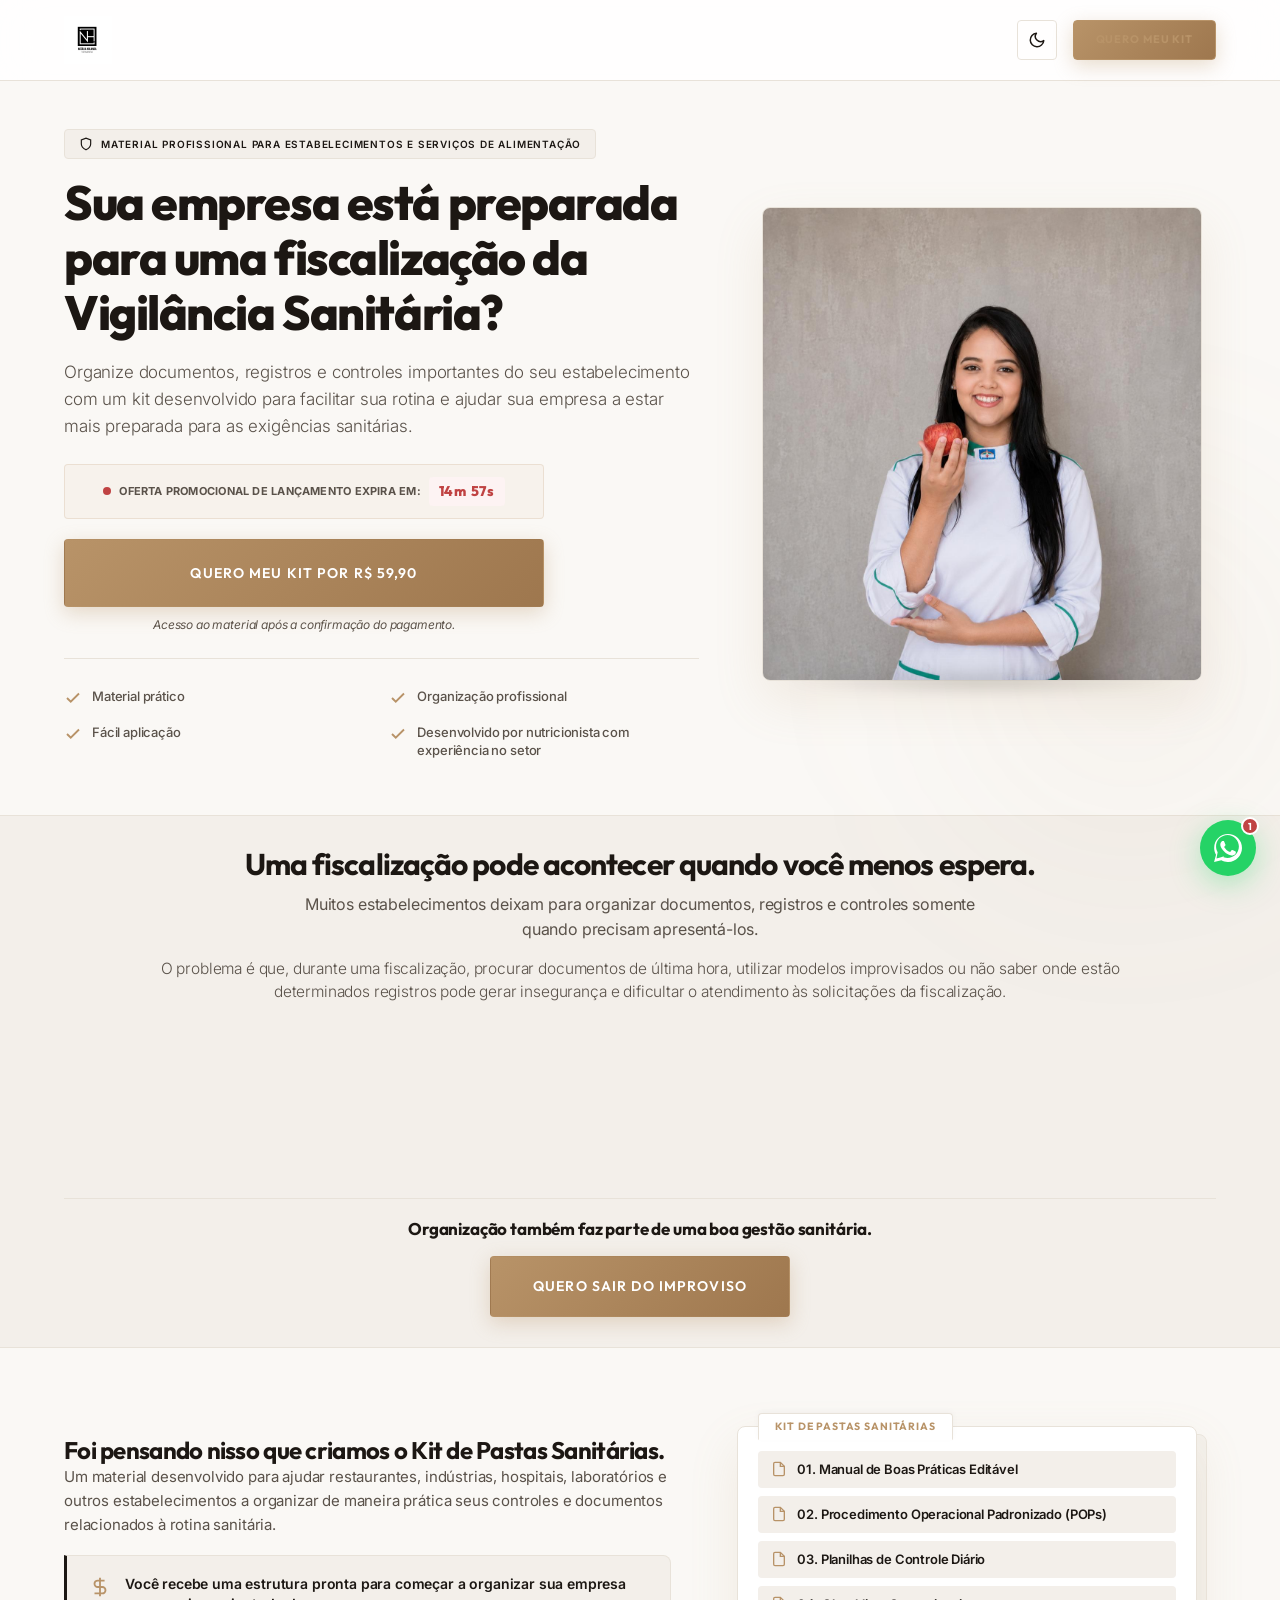
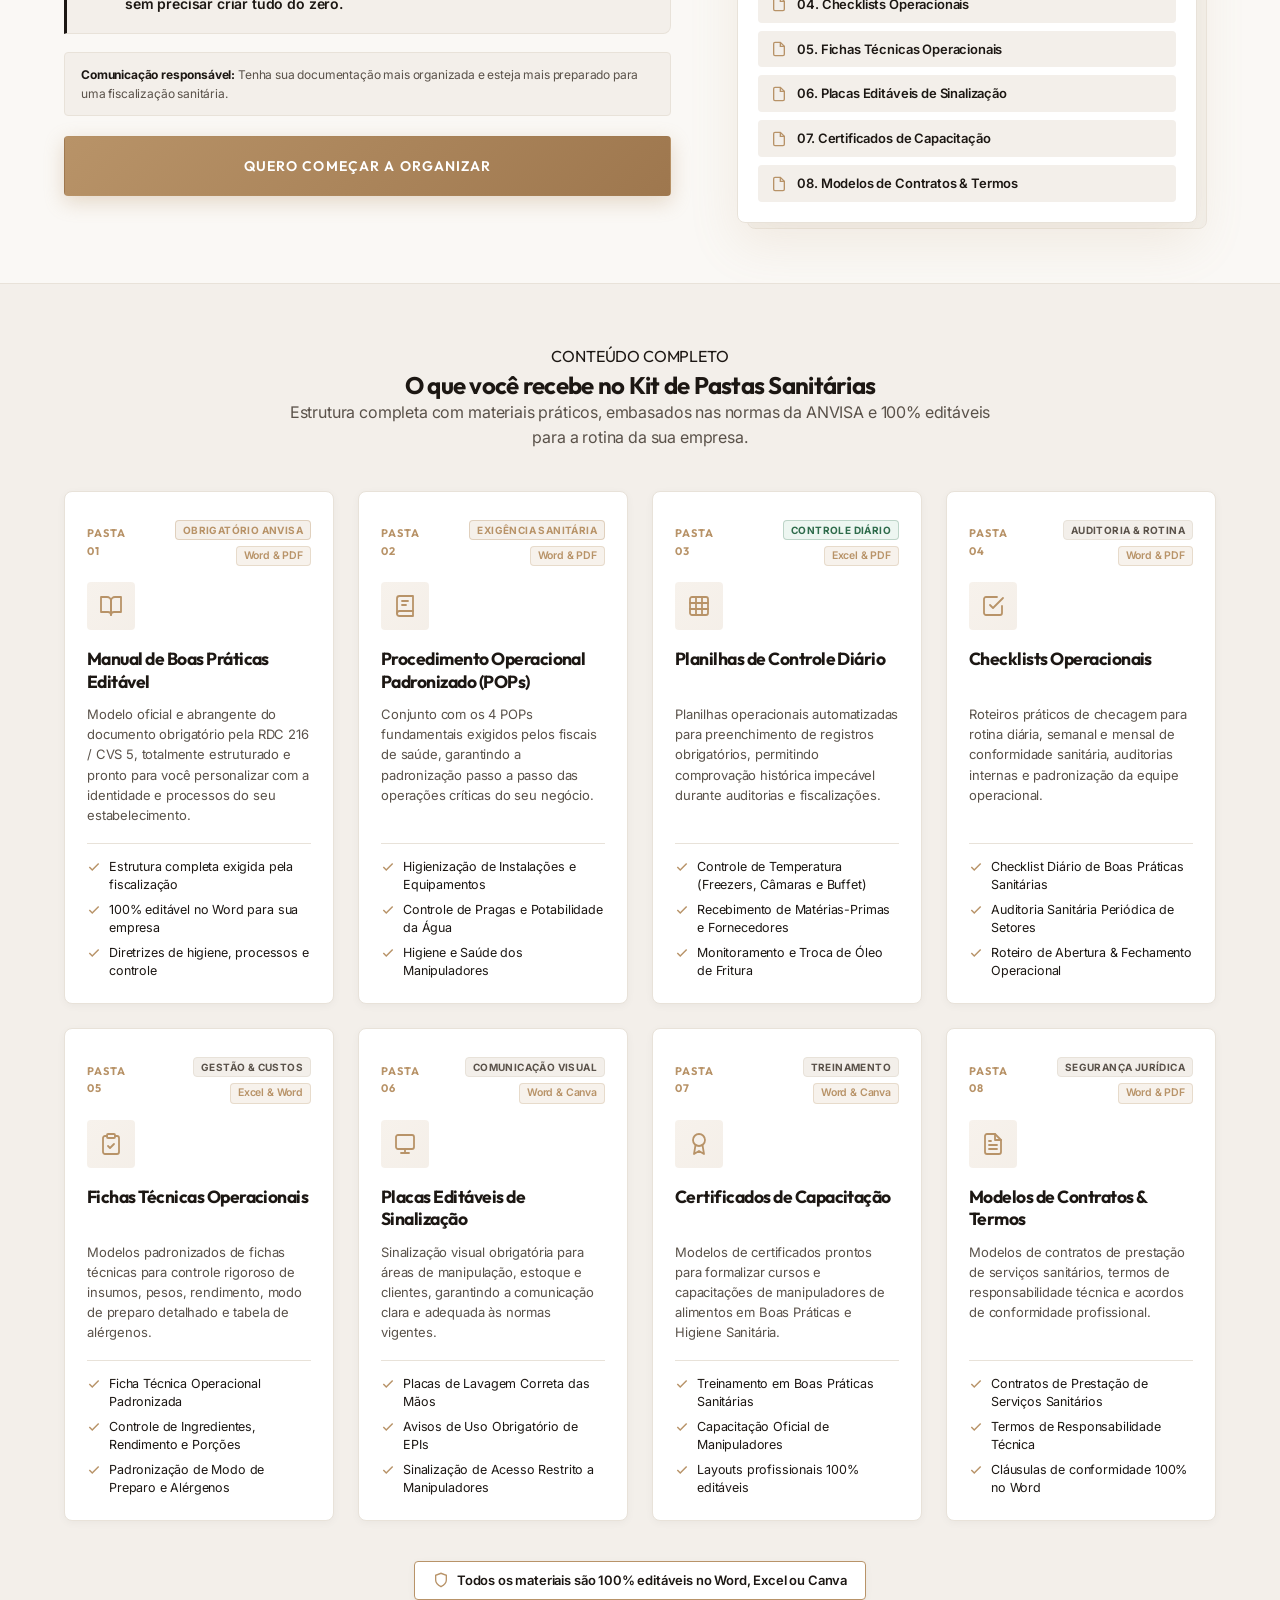
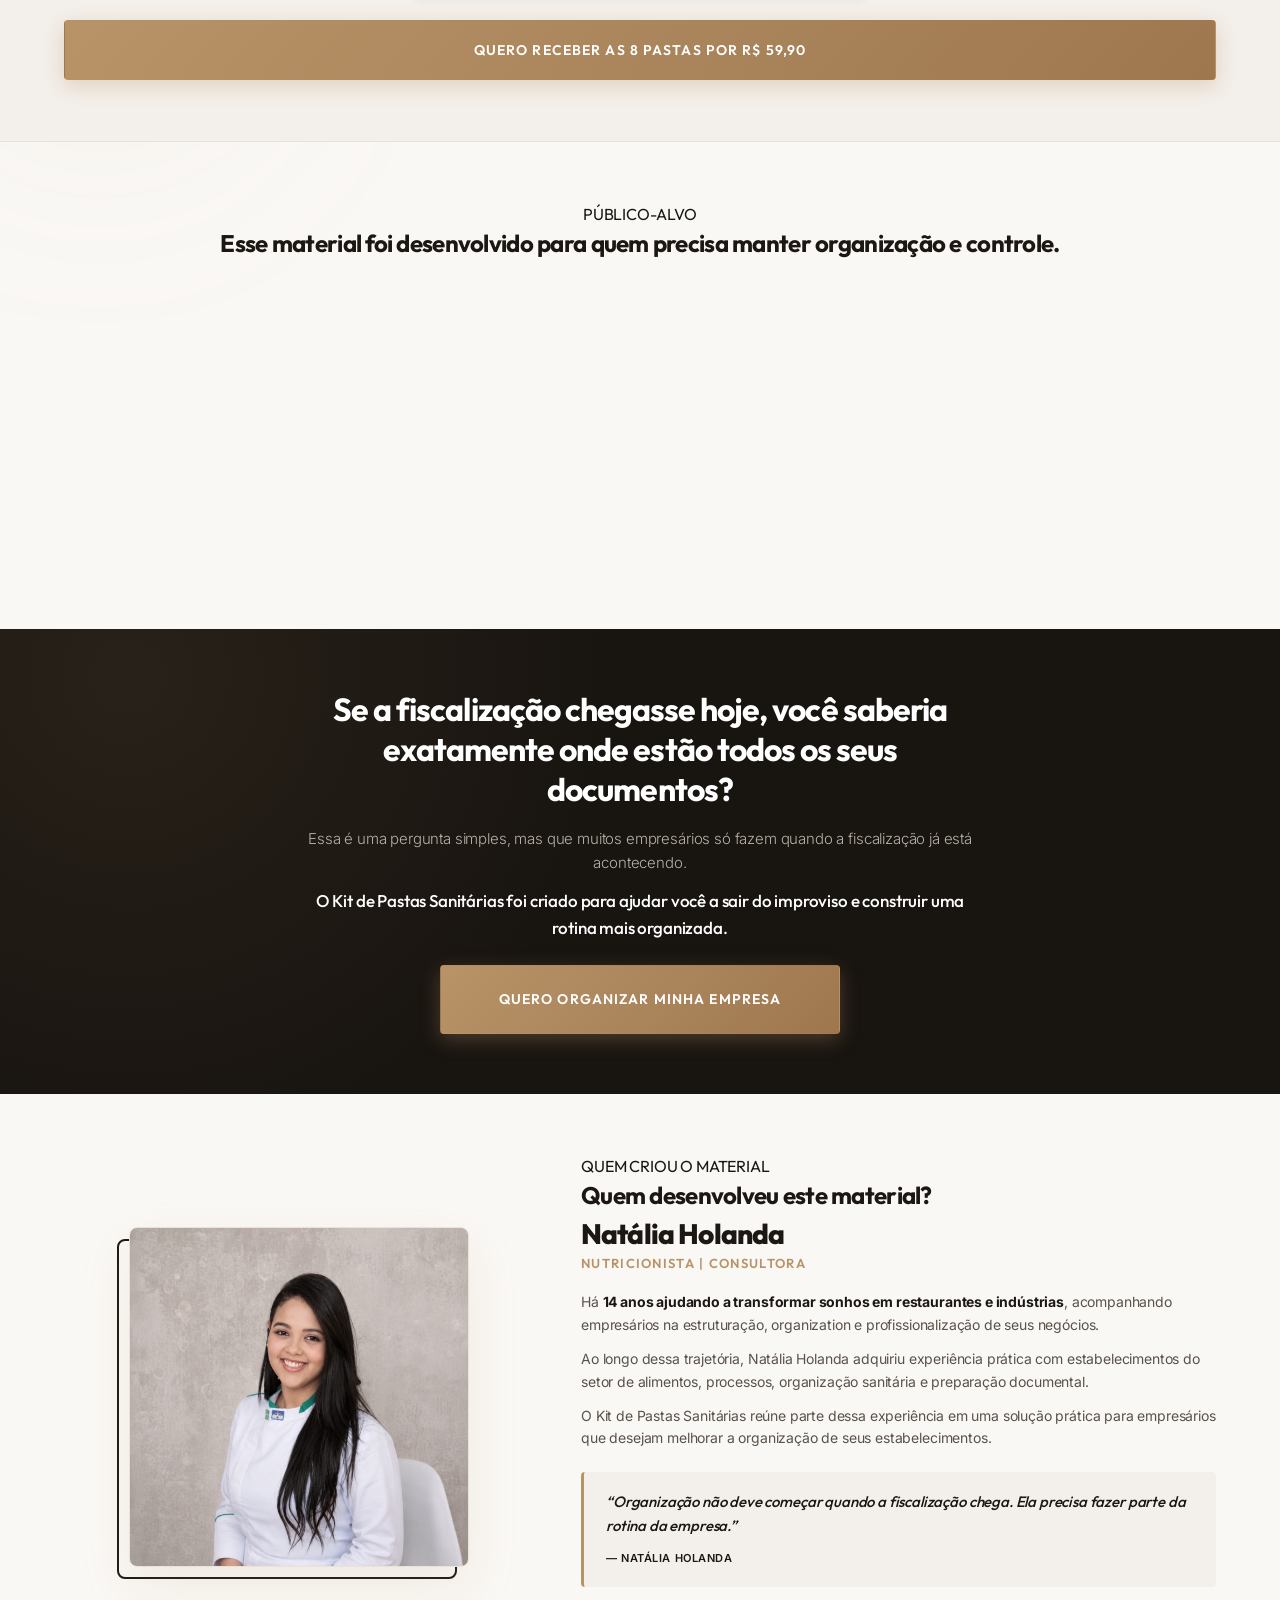
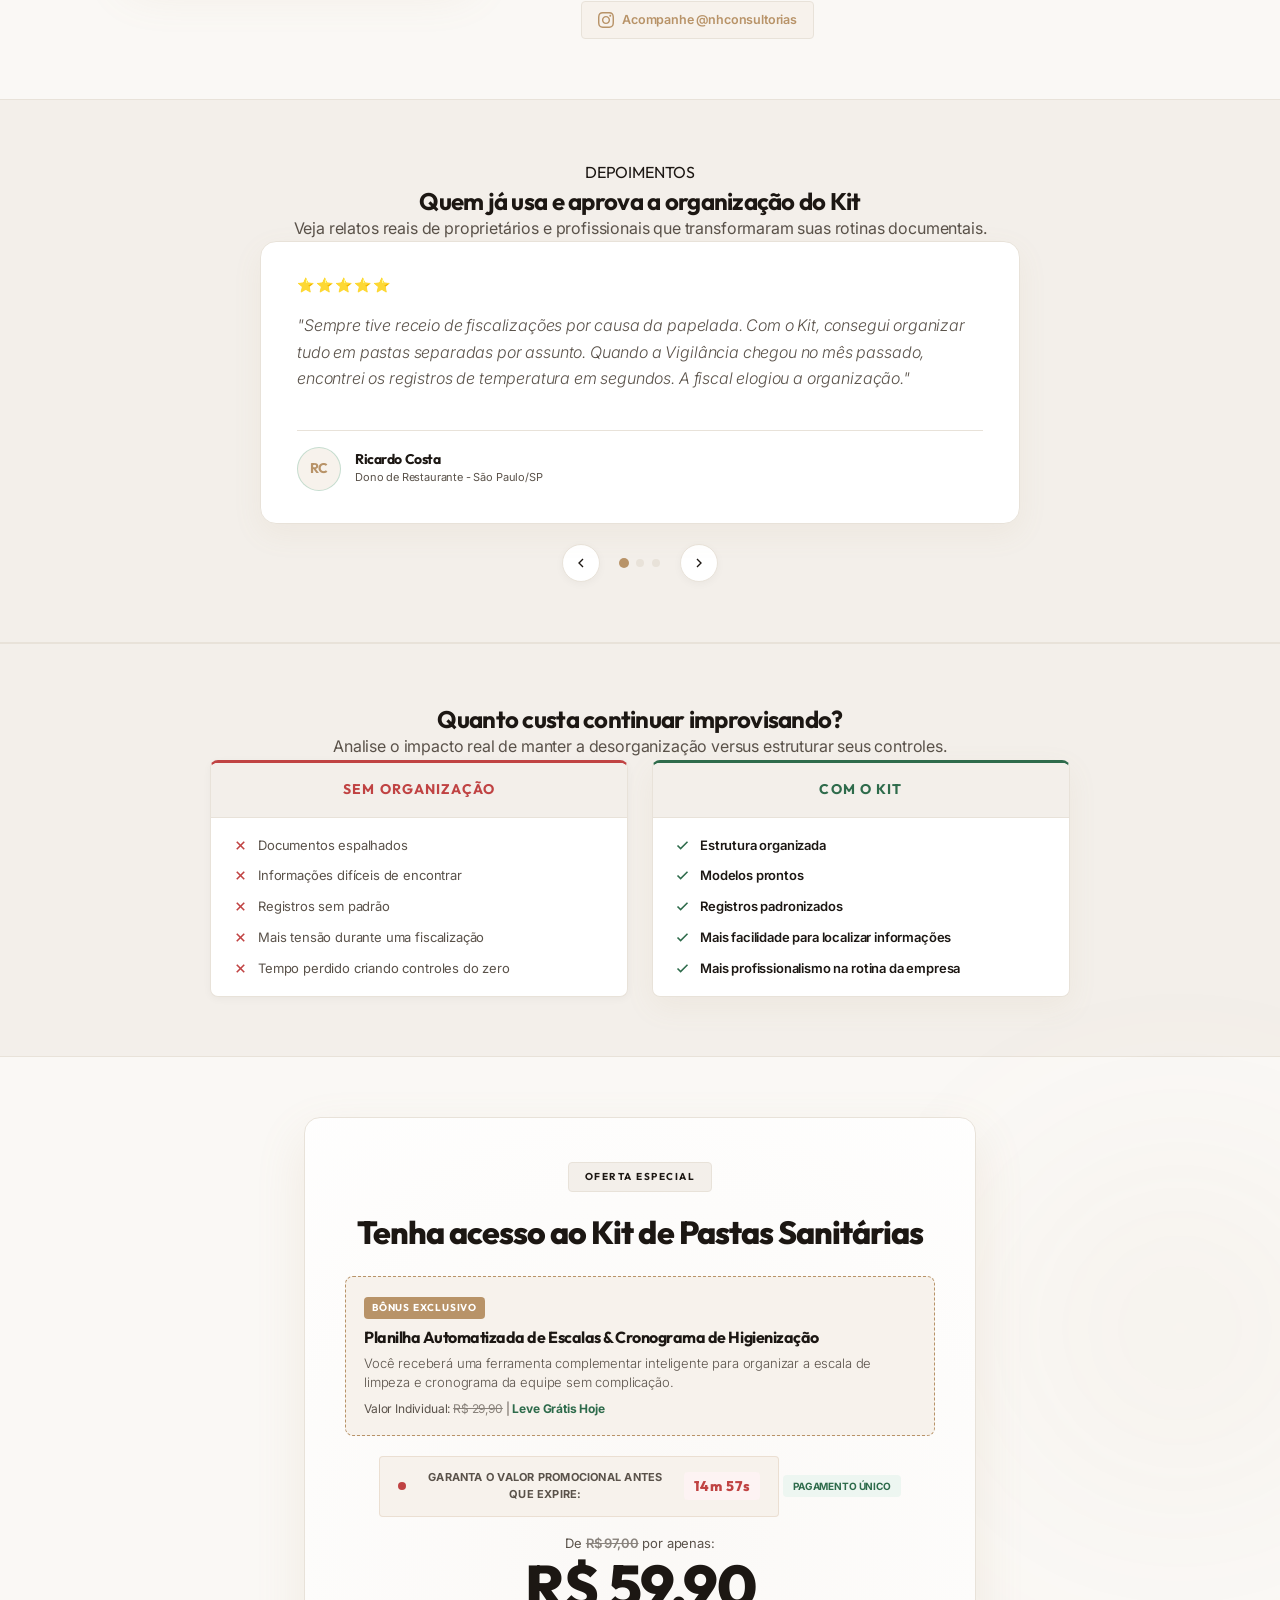
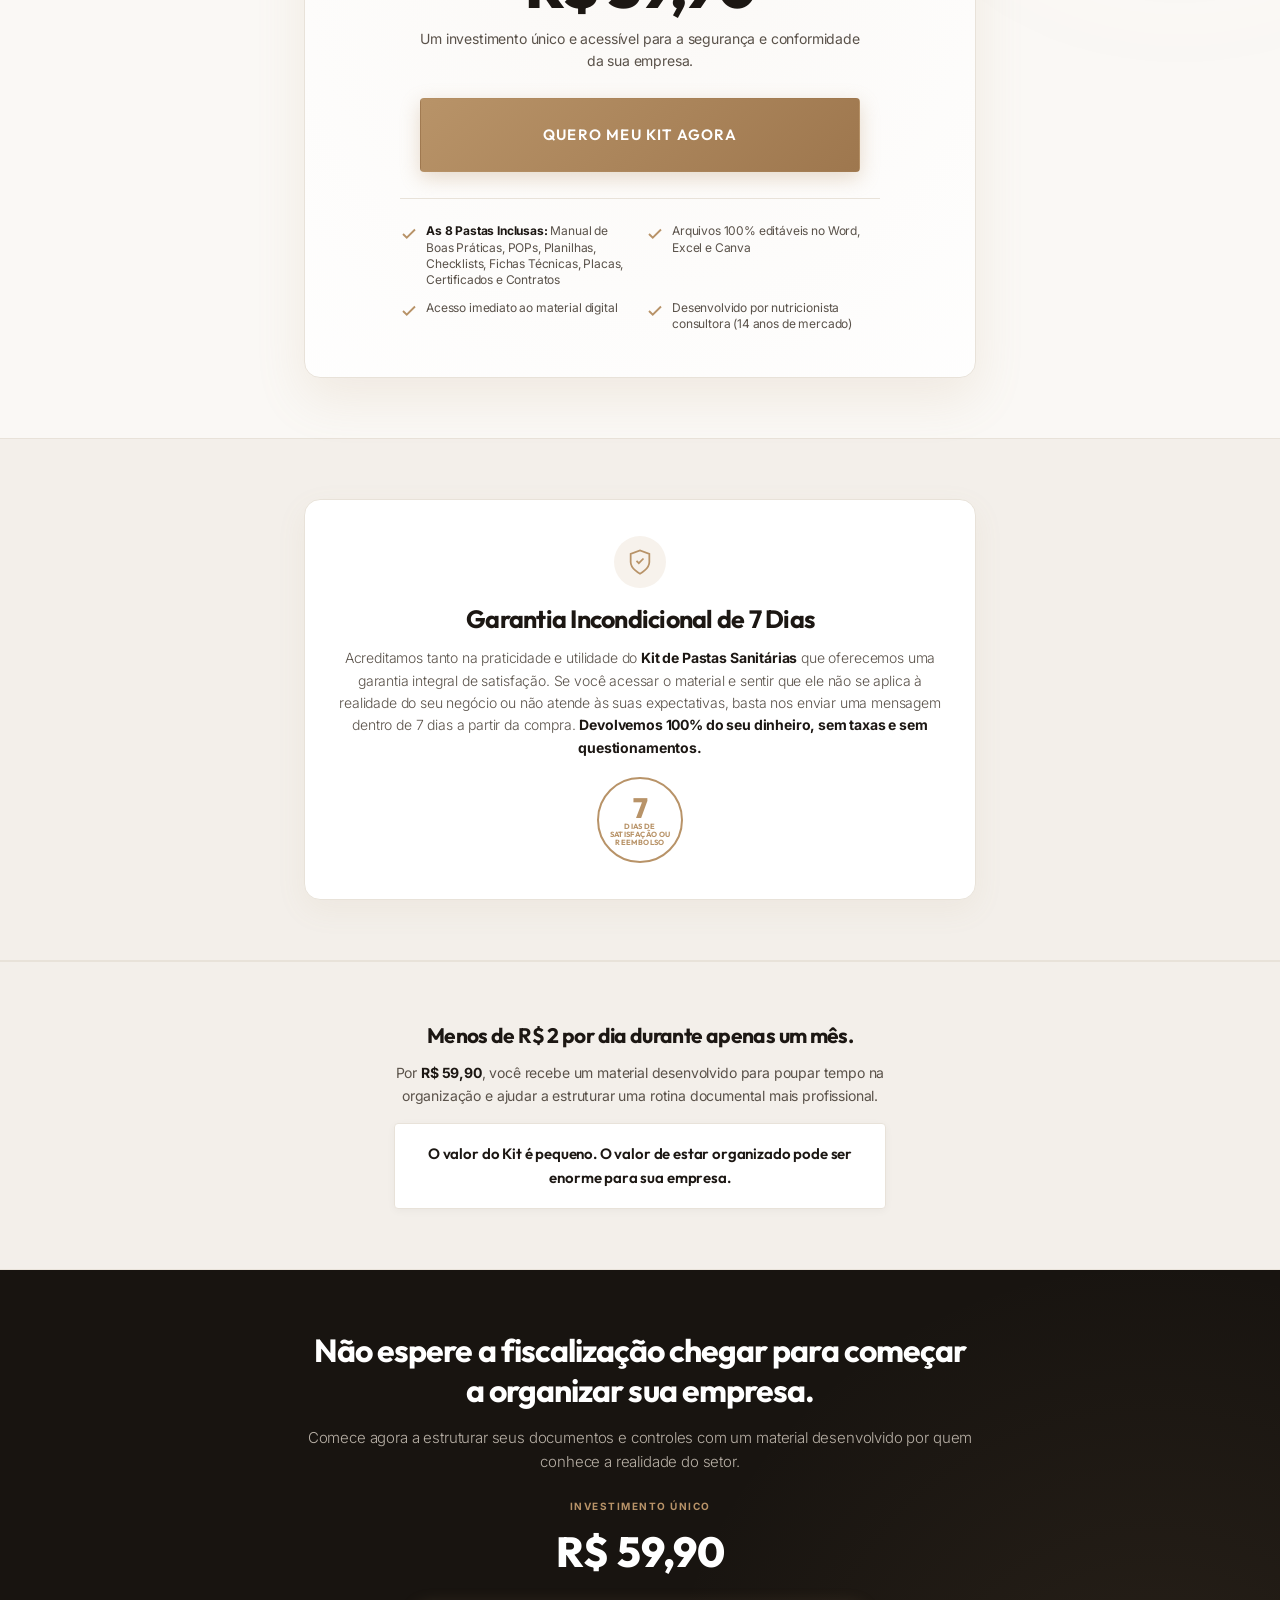
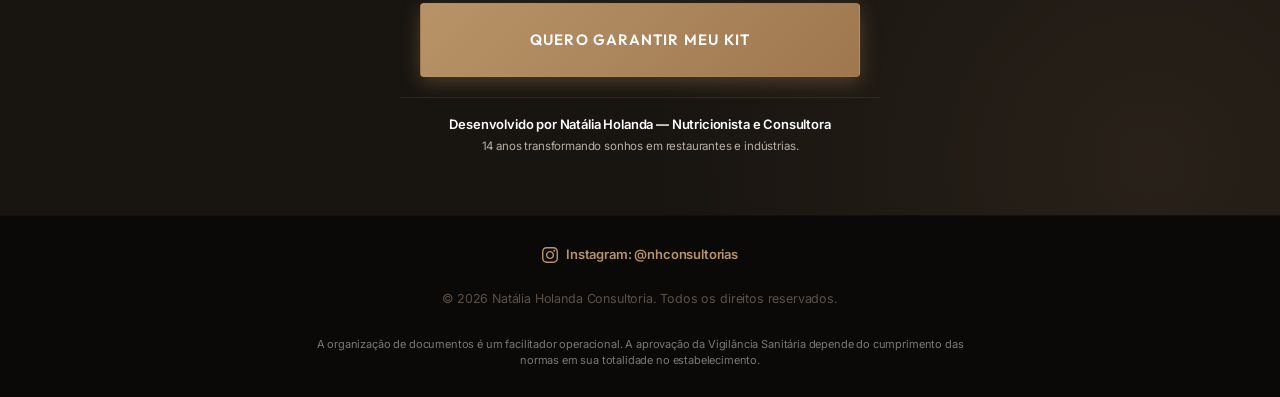
<file: index.html>
<!DOCTYPE html>
<html lang="pt-BR">
<head>
    <meta charset="UTF-8">
    <meta name="viewport" content="width=device-width, initial-scale=1.0">
    <title>Kit de Pastas Sanitárias | Natália Holanda Consultoria</title>
    <meta name="description" content="Organize documentos e controles sanitários do seu restaurante, indústria, hospital ou laboratório com o Kit de Pastas Sanitárias desenvolvido pela nutricionista Natália Holanda.">
    
    <!-- Open Graph Metadados (Social Share SEO) -->
    <meta property="og:title" content="Kit de Pastas Sanitárias | Natália Holanda Consultoria">
    <meta property="og:description" content="Organize documentos e controles sanitários do seu restaurante, indústria, hospital ou laboratório com o Kit desenvolvido pela nutricionista Natália Holanda.">
    <meta property="og:image" content="assets/mockup_original.jpeg">
    <meta property="og:type" content="website">
    <meta property="og:url" content="https://nataliaholandaconsultoria.com.br">
    
    <!-- Scripts de Rastreamento Parametrizados (Facebook Pixel & GTM) -->
    <!-- Para ativar o Pixel do Facebook, descomente o bloco abaixo e insira seu ID de Pixel real no lugar de 'SEU_PIXEL_ID_AQUI' -->
    <!--
    <script>
      !function(f,b,e,v,n,t,s)
      {if(f.fbq)return;n=f.fbq=function(){n.callMethod?
      n.callMethod.apply(n,arguments):n.queue.push(arguments)};
      if(!f._fbq)f._fbq=n;n.push=n;n.loaded=!0;n.version='2.0';
      n.queue=[];t=b.createElement(e);t.async=!0;
      t.src=v;s=b.getElementsByTagName(e)[0];
      s.parentNode.insertBefore(t,s)}(window, document,'script',
      'https://connect.facebook.net/en_US/fbevents.js');
      fbq('init', 'SEU_PIXEL_ID_AQUI');
      fbq('track', 'PageView');
    </script>
    <noscript><img height="1" width="1" style="display:none" src="https://www.facebook.com/tr?id=SEU_PIXEL_ID_AQUI&ev=PageView&noscript=1"/></noscript>
    -->

    <!-- Favicon -->
    <link rel="icon" type="image/svg+xml" href="data:image/svg+xml,<svg xmlns=%22http://www.w3.org/2000/svg%22 viewBox=%220 0 100 100%22><text y=%22.9em%22 font-size=%2290%22>📁</text></svg>">

    <!-- Fonts -->
    <link rel="preconnect" href="https://fonts.googleapis.com">
    <link rel="preconnect" href="https://fonts.gstatic.com" crossorigin>
    <link href="https://fonts.googleapis.com/css2?family=Inter:wght@300;400;500;600;700&family=Outfit:wght@300;400;500;600;700;800&display=swap" rel="stylesheet">
    
    <!-- CSS Link -->
    <link rel="stylesheet" href="style.css">
</head>
<body>

    <!-- Reading Progress Bar -->
    <div class="reading-progress-bar" id="reading-progress"></div>

    <!-- Decorative Aurora Blobs -->
    <div class="aurora-blob aurora-1"></div>
    <div class="aurora-blob aurora-2"></div>
    <div class="aurora-blob aurora-3"></div>

    <!-- Header / Top Navigation with CTA & Theme Switcher -->
    <header class="site-header">
        <div class="header-container container">
            <div class="logo">
                <img src="assets/logo_original.jpeg" alt="Logo Natália Holanda" class="logo-img-src">
            </div>
            
            <div class="header-actions">
                <!-- Theme Toggle Button -->
                <button class="theme-toggle-btn" id="theme-toggle" aria-label="Alternar modo claro/escuro">
                    <!-- Sun Icon (shows in Dark Mode) -->
                    <svg class="sun-icon" viewBox="0 0 24 24" fill="none" stroke="currentColor" stroke-width="2" stroke-linecap="round" stroke-linejoin="round">
                        <circle cx="12" cy="12" r="5"></circle>
                        <line x1="12" y1="1" x2="12" y2="3"></line>
                        <line x1="12" y1="21" x2="12" y2="23"></line>
                        <line x1="4.22" y1="4.22" x2="5.64" y2="5.64"></line>
                        <line x1="18.36" y1="18.36" x2="19.78" y2="19.78"></line>
                        <line x1="1" y1="12" x2="3" y2="12"></line>
                        <line x1="21" y1="12" x2="23" y2="12"></line>
                        <line x1="4.22" y1="19.78" x2="5.64" y2="18.36"></line>
                        <line x1="18.36" y1="5.64" x2="19.78" y2="4.22"></line>
                    </svg>
                    <!-- Moon Icon (shows in Light Mode) -->
                    <svg class="moon-icon" viewBox="0 0 24 24" fill="none" stroke="currentColor" stroke-width="2" stroke-linecap="round" stroke-linejoin="round">
                        <path d="M21 12.79A9 9 0 1 1 11.21 3 7 7 0 0 0 21 12.79z"></path>
                    </svg>
                </button>
                
                <a href="#" class="btn-cta btn-top-cta checkout-btn" id="btn-header-cta">
                    QUERO MEU KIT
                </a>
            </div>
        </div>
    </header>

    <main>
        
        <!-- SECTION 1 - HERO -->
        <section class="section-hero" id="hero">
            <div class="container hero-grid">
                <div class="hero-content animate-fade-right">
                    <div class="badge-professional">
                        <svg class="badge-icon" viewBox="0 0 24 24" fill="none" stroke="currentColor" stroke-width="2"><path d="M12 22s8-4 8-10V5l-8-3-8 3v7c0 6 8 10 8 10z"/></svg>
                        <span>Material profissional para estabelecimentos e serviços de alimentação</span>
                    </div>
                    
                    <h1 class="hero-title">Sua empresa está preparada para uma fiscalização da Vigilância Sanitária?</h1>
                    
                    <p class="hero-subtitle">Organize documentos, registros e controles importantes do seu estabelecimento com um kit desenvolvido para facilitar sua rotina e ajudar sua empresa a estar mais preparada para as exigências sanitárias.</p>
                    
                    <div class="hero-cta-wrapper">
                        <!-- Countdown Timer -->
                        <div class="countdown-container inline-countdown" id="hero-countdown">
                            <span class="countdown-dot"></span>
                            <span class="countdown-label">Oferta promocional de lançamento expira em:</span>
                            <span class="timer-value"><span class="minutes">15</span>m <span class="seconds">00</span>s</span>
                        </div>
                        
                        <a href="#" class="btn-cta btn-large ripple checkout-btn" id="btn-hero-cta">
                            QUERO MEU KIT POR R$ 59,90
                        </a>
                        <span class="cta-note">Acesso ao material após a confirmação do pagamento.</span>
                    </div>
                    
                    <ul class="hero-trust-indicators">
                        <li>
                            <svg class="check-icon" viewBox="0 0 24 24" fill="none" stroke="currentColor" stroke-width="2.5"><polyline points="20 6 9 17 4 12"/></svg>
                            <span>Material prático</span>
                        </li>
                        <li>
                            <svg class="check-icon" viewBox="0 0 24 24" fill="none" stroke="currentColor" stroke-width="2.5"><polyline points="20 6 9 17 4 12"/></svg>
                            <span>Organização profissional</span>
                        </li>
                        <li>
                            <svg class="check-icon" viewBox="0 0 24 24" fill="none" stroke="currentColor" stroke-width="2.5"><polyline points="20 6 9 17 4 12"/></svg>
                            <span>Fácil aplicação</span>
                        </li>
                        <li>
                            <svg class="check-icon" viewBox="0 0 24 24" fill="none" stroke="currentColor" stroke-width="2.5"><polyline points="20 6 9 17 4 12"/></svg>
                            <span>Desenvolvido por nutricionista com experiência no setor</span>
                        </li>
                    </ul>
                </div>
                
                <div class="hero-visual animate-fade-left">
                    <!-- Interactive 3D tilt container -->
                    <div class="mockup-container tilt-interactive">
                        <img src="assets/mockup_original.jpeg" alt="Kit de Pastas Sanitárias - Organização Oficial" class="mockup-img" loading="eager">
                        <div class="mockup-shadow"></div>
                    </div>
                </div>
            </div>
        </section>

        <!-- SECTION 2 - PAIN / PROBLEM -->
        <section class="section-pain section-padding" id="dor">
            <div class="container">
                <div class="section-header text-center animate-fade-up">
                    <h2 class="section-title">Uma fiscalização pode acontecer quando você menos espera.</h2>
                    <p class="section-subtitle-text max-width-md">Muitos estabelecimentos deixam para organizar documentos, registros e controles somente quando precisam apresentá-los.</p>
                </div>
                
                <p class="pain-intro-text text-center max-width-lg animate-fade-up">
                    O problema é que, durante uma fiscalização, procurar documentos de última hora, utilizar modelos improvisados ou não saber onde estão determinados registros pode gerar insegurança e dificultar o atendimento às solicitações da fiscalização.
                </p>

                <div class="pain-cards-grid stagger-container">
                    <div class="pain-card animate-stagger-item">
                        <div class="pain-card-icon-wrapper text-danger">
                            <!-- File X / Cross Icon -->
                            <svg class="pain-icon" viewBox="0 0 24 24" fill="none" stroke="currentColor" stroke-width="1.5" stroke-linecap="round" stroke-linejoin="round"><path d="M14.5 2H6a2 2 0 0 0-2 2v16a2 2 0 0 0 2 2h12a2 2 0 0 0 2-2V7.5L14.5 2z"/><polyline points="14 2 14 8 20 8"/><line x1="9.5" y1="12.5" x2="14.5" y2="17.5"/><line x1="14.5" y1="12.5" x2="9.5" y2="17.5"/></svg>
                        </div>
                        <h3>Documentação desorganizada</h3>
                        <p>Informações espalhadas em diferentes arquivos, pastas ou setores.</p>
                    </div>

                    <div class="pain-card animate-stagger-item">
                        <div class="pain-card-icon-wrapper text-danger">
                            <!-- Layout / No Pattern Icon -->
                            <svg class="pain-icon" viewBox="0 0 24 24" fill="none" stroke="currentColor" stroke-width="1.5" stroke-linecap="round" stroke-linejoin="round"><rect x="3" y="3" width="18" height="18" rx="2" ry="2"/><line x1="3" y1="9" x2="21" y2="9"/><line x1="9" y1="21" x2="9" y2="9"/></svg>
                        </div>
                        <h3>Falta de padronização</h3>
                        <p>Cada funcionário registra as informações de uma maneira diferente.</p>
                    </div>

                    <div class="pain-card animate-stagger-item">
                        <div class="pain-card-icon-wrapper text-danger">
                            <!-- Alert / Clock Icon -->
                            <svg class="pain-icon" viewBox="0 0 24 24" fill="none" stroke="currentColor" stroke-width="1.5" stroke-linecap="round" stroke-linejoin="round"><circle cx="12" cy="12" r="10"/><polyline points="12 6 12 12 16 14"/></svg>
                        </div>
                        <h3>Correria na fiscalização</h3>
                        <p>Documentos precisam ser procurados justamente quando deveriam estar facilmente disponíveis.</p>
                    </div>
                </div>

                <div class="pain-footer text-center animate-fade-up">
                    <p class="pain-conclusion">Organização também faz parte de uma boa gestão sanitária.</p>
                    <div class="pain-cta-box">
                        <a href="#" class="btn-cta btn-medium checkout-btn" id="btn-pain-cta">
                            QUERO SAIR DO IMPROVISO
                        </a>
                    </div>
                </div>
            </div>
        </section>

        <!-- SECTION 3 - SOLUTION -->
        <section class="section-solution section-padding" id="solucao">
            <div class="container solution-grid">
                <div class="solution-content animate-fade-right">
                    <h2 class="section-title">Foi pensando nisso que criamos o Kit de Pastas Sanitárias.</h2>
                    <p class="solution-text">Um material desenvolvido para ajudar restaurantes, indústrias, hospitais, laboratórios e outros estabelecimentos a organizar de maneira prática seus controles e documentos relacionados à rotina sanitária.</p>
                    
                    <div class="solution-highlight-card">
                        <svg class="spark-icon" viewBox="0 0 24 24" fill="none" stroke="currentColor" stroke-width="2"><path d="M12 2v20M17 5H9.5a3.5 3.5 0 0 0 0 7h5a3.5 3.5 0 0 1 0 7H6"/></svg>
                        <p>Você recebe uma estrutura pronta para começar a organizar sua empresa sem precisar criar tudo do zero.</p>
                    </div>

                    <p class="responsibility-disclaimer">
                        <strong>Comunicação responsável:</strong> Tenha sua documentação mais organizada e esteja mais preparado para uma fiscalização sanitária.
                    </p>

                    <div class="solution-cta-wrapper">
                        <a href="#" class="btn-cta btn-medium checkout-btn" id="btn-solution-cta">
                            QUERO COMEÇAR A ORGANIZAR
                        </a>
                    </div>
                </div>

                <div class="solution-visual animate-fade-left">
                    <div class="folders-visual-representation">
                        <div class="folder-graphic-card">
                            <div class="folder-tab">Kit de Pastas Sanitárias</div>
                            <div class="folder-body">
                                <ul class="folder-file-list">
                                    <li>
                                        <svg class="file-icon" viewBox="0 0 24 24" fill="none" stroke="currentColor" stroke-width="2"><path d="M14 2H6a2 2 0 0 0-2 2v16a2 2 0 0 0 2 2h12a2 2 0 0 0 2-2V8z"/><polyline points="14 2 14 8 20 8"/></svg>
                                        <span>01. Manual de Boas Práticas Editável</span>
                                    </li>
                                    <li>
                                        <svg class="file-icon" viewBox="0 0 24 24" fill="none" stroke="currentColor" stroke-width="2"><path d="M14 2H6a2 2 0 0 0-2 2v16a2 2 0 0 0 2 2h12a2 2 0 0 0 2-2V8z"/><polyline points="14 2 14 8 20 8"/></svg>
                                        <span>02. Procedimento Operacional Padronizado (POPs)</span>
                                    </li>
                                    <li>
                                        <svg class="file-icon" viewBox="0 0 24 24" fill="none" stroke="currentColor" stroke-width="2"><path d="M14 2H6a2 2 0 0 0-2 2v16a2 2 0 0 0 2 2h12a2 2 0 0 0 2-2V8z"/><polyline points="14 2 14 8 20 8"/></svg>
                                        <span>03. Planilhas de Controle Diário</span>
                                    </li>
                                    <li>
                                        <svg class="file-icon" viewBox="0 0 24 24" fill="none" stroke="currentColor" stroke-width="2"><path d="M14 2H6a2 2 0 0 0-2 2v16a2 2 0 0 0 2 2h12a2 2 0 0 0 2-2V8z"/><polyline points="14 2 14 8 20 8"/></svg>
                                        <span>04. Checklists Operacionais</span>
                                    </li>
                                    <li>
                                        <svg class="file-icon" viewBox="0 0 24 24" fill="none" stroke="currentColor" stroke-width="2"><path d="M14 2H6a2 2 0 0 0-2 2v16a2 2 0 0 0 2 2h12a2 2 0 0 0 2-2V8z"/><polyline points="14 2 14 8 20 8"/></svg>
                                        <span>05. Fichas Técnicas Operacionais</span>
                                    </li>
                                    <li>
                                        <svg class="file-icon" viewBox="0 0 24 24" fill="none" stroke="currentColor" stroke-width="2"><path d="M14 2H6a2 2 0 0 0-2 2v16a2 2 0 0 0 2 2h12a2 2 0 0 0 2-2V8z"/><polyline points="14 2 14 8 20 8"/></svg>
                                        <span>06. Placas Editáveis de Sinalização</span>
                                    </li>
                                    <li>
                                        <svg class="file-icon" viewBox="0 0 24 24" fill="none" stroke="currentColor" stroke-width="2"><path d="M14 2H6a2 2 0 0 0-2 2v16a2 2 0 0 0 2 2h12a2 2 0 0 0 2-2V8z"/><polyline points="14 2 14 8 20 8"/></svg>
                                        <span>07. Certificados de Capacitação</span>
                                    </li>
                                    <li>
                                        <svg class="file-icon" viewBox="0 0 24 24" fill="none" stroke="currentColor" stroke-width="2"><path d="M14 2H6a2 2 0 0 0-2 2v16a2 2 0 0 0 2 2h12a2 2 0 0 0 2-2V8z"/><polyline points="14 2 14 8 20 8"/></svg>
                                        <span>08. Modelos de Contratos & Termos</span>
                                    </li>
                                </ul>
                            </div>
                        </div>
                        <div class="folder-graphic-card-back"></div>
                    </div>
                </div>
            </div>
        </section>

        <!-- SECTION 4 - WHAT IS INCLUDED (8 PASTAS SANITÁRIAS) -->
        <section class="section-kit-content section-padding" id="conteudo-kit">
            <div class="container">
                <div class="section-header text-center animate-fade-up">
                    <span class="section-tag font-alt">CONTEÚDO COMPLETO</span>
                    <h2 class="section-title">O que você recebe no Kit de Pastas Sanitárias</h2>
                    <p class="section-subtitle-text max-width-md">Estrutura completa com materiais práticos, embasados nas normas da ANVISA e 100% editáveis para a rotina da sua empresa.</p>
                </div>

                <div class="kit-folders-grid">
                    <!-- Pasta 1 -->
                    <div class="kit-folder-card">
                        <div class="kit-folder-top">
                            <span class="folder-number">PASTA 01</span>
                            <div class="folder-badges-group">
                                <span class="folder-category-tag tag-primary">Obrigatório ANVISA</span>
                                <span class="folder-badge-format">Word & PDF</span>
                            </div>
                        </div>
                        <div class="kit-folder-icon-wrapper">
                            <svg class="kit-svg-icon" viewBox="0 0 24 24" fill="none" stroke="currentColor" stroke-width="1.8" stroke-linecap="round" stroke-linejoin="round">
                                <path d="M2 3h6a4 4 0 0 1 4 4v14a3 3 0 0 0-3-3H2z"></path>
                                <path d="M22 3h-6a4 4 0 0 0-4 4v14a3 3 0 0 1 3-3h7z"></path>
                            </svg>
                        </div>
                        <h3 class="kit-folder-title">Manual de Boas Práticas Editável</h3>
                        <p class="kit-folder-desc">Modelo oficial e abrangente do documento obrigatório pela RDC 216 / CVS 5, totalmente estruturado e pronto para você personalizar com a identidade e processos do seu estabelecimento.</p>
                        <ul class="kit-folder-highlights">
                            <li><svg viewBox="0 0 24 24" fill="none" stroke="currentColor" stroke-width="2.5"><polyline points="20 6 9 17 4 12"/></svg> Estrutura completa exigida pela fiscalização</li>
                            <li><svg viewBox="0 0 24 24" fill="none" stroke="currentColor" stroke-width="2.5"><polyline points="20 6 9 17 4 12"/></svg> 100% editável no Word para sua empresa</li>
                            <li><svg viewBox="0 0 24 24" fill="none" stroke="currentColor" stroke-width="2.5"><polyline points="20 6 9 17 4 12"/></svg> Diretrizes de higiene, processos e controle</li>
                        </ul>
                    </div>

                    <!-- Pasta 2 -->
                    <div class="kit-folder-card">
                        <div class="kit-folder-top">
                            <span class="folder-number">PASTA 02</span>
                            <div class="folder-badges-group">
                                <span class="folder-category-tag tag-primary">Exigência Sanitária</span>
                                <span class="folder-badge-format">Word & PDF</span>
                            </div>
                        </div>
                        <div class="kit-folder-icon-wrapper">
                            <svg class="kit-svg-icon" viewBox="0 0 24 24" fill="none" stroke="currentColor" stroke-width="1.8" stroke-linecap="round" stroke-linejoin="round">
                                <path d="M4 19.5A2.5 2.5 0 0 1 6.5 17H20"></path>
                                <path d="M6.5 2H20v20H6.5A2.5 2.5 0 0 1 4 19.5v-15A2.5 2.5 0 0 1 6.5 2z"></path>
                                <line x1="9" y1="7" x2="15" y2="7"></line>
                                <line x1="9" y1="11" x2="13" y2="11"></line>
                            </svg>
                        </div>
                        <h3 class="kit-folder-title">Procedimento Operacional Padronizado (POPs)</h3>
                        <p class="kit-folder-desc">Conjunto com os 4 POPs fundamentais exigidos pelos fiscais de saúde, garantindo a padronização passo a passo das operações críticas do seu negócio.</p>
                        <ul class="kit-folder-highlights">
                            <li><svg viewBox="0 0 24 24" fill="none" stroke="currentColor" stroke-width="2.5"><polyline points="20 6 9 17 4 12"/></svg> Higienização de Instalações e Equipamentos</li>
                            <li><svg viewBox="0 0 24 24" fill="none" stroke="currentColor" stroke-width="2.5"><polyline points="20 6 9 17 4 12"/></svg> Controle de Pragas e Potabilidade da Água</li>
                            <li><svg viewBox="0 0 24 24" fill="none" stroke="currentColor" stroke-width="2.5"><polyline points="20 6 9 17 4 12"/></svg> Higiene e Saúde dos Manipuladores</li>
                        </ul>
                    </div>

                    <!-- Pasta 3 -->
                    <div class="kit-folder-card">
                        <div class="kit-folder-top">
                            <span class="folder-number">PASTA 03</span>
                            <div class="folder-badges-group">
                                <span class="folder-category-tag tag-success">Controle Diário</span>
                                <span class="folder-badge-format">Excel & PDF</span>
                            </div>
                        </div>
                        <div class="kit-folder-icon-wrapper">
                            <svg class="kit-svg-icon" viewBox="0 0 24 24" fill="none" stroke="currentColor" stroke-width="1.8" stroke-linecap="round" stroke-linejoin="round">
                                <rect x="3" y="3" width="18" height="18" rx="2" ry="2"></rect>
                                <line x1="3" y1="9" x2="21" y2="9"></line>
                                <line x1="3" y1="15" x2="21" y2="15"></line>
                                <line x1="9" y1="3" x2="9" y2="21"></line>
                                <line x1="15" y1="3" x2="15" y2="21"></line>
                            </svg>
                        </div>
                        <h3 class="kit-folder-title">Planilhas de Controle Diário</h3>
                        <p class="kit-folder-desc">Planilhas operacionais automatizadas para preenchimento de registros obrigatórios, permitindo comprovação histórica impecável durante auditorias e fiscalizações.</p>
                        <ul class="kit-folder-highlights">
                            <li><svg viewBox="0 0 24 24" fill="none" stroke="currentColor" stroke-width="2.5"><polyline points="20 6 9 17 4 12"/></svg> Controle de Temperatura (Freezers, Câmaras e Buffet)</li>
                            <li><svg viewBox="0 0 24 24" fill="none" stroke="currentColor" stroke-width="2.5"><polyline points="20 6 9 17 4 12"/></svg> Recebimento de Matérias-Primas e Fornecedores</li>
                            <li><svg viewBox="0 0 24 24" fill="none" stroke="currentColor" stroke-width="2.5"><polyline points="20 6 9 17 4 12"/></svg> Monitoramento e Troca de Óleo de Fritura</li>
                        </ul>
                    </div>

                    <!-- Pasta 4 -->
                    <div class="kit-folder-card">
                        <div class="kit-folder-top">
                            <span class="folder-number">PASTA 04</span>
                            <div class="folder-badges-group">
                                <span class="folder-category-tag tag-neutral">Auditoria & Rotina</span>
                                <span class="folder-badge-format">Word & PDF</span>
                            </div>
                        </div>
                        <div class="kit-folder-icon-wrapper">
                            <svg class="kit-svg-icon" viewBox="0 0 24 24" fill="none" stroke="currentColor" stroke-width="1.8" stroke-linecap="round" stroke-linejoin="round">
                                <polyline points="9 11 12 14 22 4"></polyline>
                                <path d="M21 12v7a2 2 0 0 1-2 2H5a2 2 0 0 1-2-2V5a2 2 0 0 1 2-2h11"></path>
                            </svg>
                        </div>
                        <h3 class="kit-folder-title">Checklists Operacionais</h3>
                        <p class="kit-folder-desc">Roteiros práticos de checagem para rotina diária, semanal e mensal de conformidade sanitária, auditorias internas e padronização da equipe operacional.</p>
                        <ul class="kit-folder-highlights">
                            <li><svg viewBox="0 0 24 24" fill="none" stroke="currentColor" stroke-width="2.5"><polyline points="20 6 9 17 4 12"/></svg> Checklist Diário de Boas Práticas Sanitárias</li>
                            <li><svg viewBox="0 0 24 24" fill="none" stroke="currentColor" stroke-width="2.5"><polyline points="20 6 9 17 4 12"/></svg> Auditoria Sanitária Periódica de Setores</li>
                            <li><svg viewBox="0 0 24 24" fill="none" stroke="currentColor" stroke-width="2.5"><polyline points="20 6 9 17 4 12"/></svg> Roteiro de Abertura & Fechamento Operacional</li>
                        </ul>
                    </div>

                    <!-- Pasta 5 -->
                    <div class="kit-folder-card">
                        <div class="kit-folder-top">
                            <span class="folder-number">PASTA 05</span>
                            <div class="folder-badges-group">
                                <span class="folder-category-tag tag-neutral">Gestão & Custos</span>
                                <span class="folder-badge-format">Excel & Word</span>
                            </div>
                        </div>
                        <div class="kit-folder-icon-wrapper">
                            <svg class="kit-svg-icon" viewBox="0 0 24 24" fill="none" stroke="currentColor" stroke-width="1.8" stroke-linecap="round" stroke-linejoin="round">
                                <path d="M16 4h2a2 2 0 0 1 2 2v14a2 2 0 0 1-2 2H6a2 2 0 0 1-2-2V6a2 2 0 0 1 2-2h2"></path>
                                <rect x="8" y="2" width="8" height="4" rx="1" ry="1"></rect>
                                <path d="M9 14l2 2 4-4"></path>
                            </svg>
                        </div>
                        <h3 class="kit-folder-title">Fichas Técnicas Operacionais</h3>
                        <p class="kit-folder-desc">Modelos padronizados de fichas técnicas para controle rigoroso de insumos, pesos, rendimento, modo de preparo detalhado e tabela de alérgenos.</p>
                        <ul class="kit-folder-highlights">
                            <li><svg viewBox="0 0 24 24" fill="none" stroke="currentColor" stroke-width="2.5"><polyline points="20 6 9 17 4 12"/></svg> Ficha Técnica Operacional Padronizada</li>
                            <li><svg viewBox="0 0 24 24" fill="none" stroke="currentColor" stroke-width="2.5"><polyline points="20 6 9 17 4 12"/></svg> Controle de Ingredientes, Rendimento e Porções</li>
                            <li><svg viewBox="0 0 24 24" fill="none" stroke="currentColor" stroke-width="2.5"><polyline points="20 6 9 17 4 12"/></svg> Padronização de Modo de Preparo e Alérgenos</li>
                        </ul>
                    </div>

                    <!-- Pasta 6 -->
                    <div class="kit-folder-card">
                        <div class="kit-folder-top">
                            <span class="folder-number">PASTA 06</span>
                            <div class="folder-badges-group">
                                <span class="folder-category-tag tag-neutral">Comunicação Visual</span>
                                <span class="folder-badge-format">Word & Canva</span>
                            </div>
                        </div>
                        <div class="kit-folder-icon-wrapper">
                            <svg class="kit-svg-icon" viewBox="0 0 24 24" fill="none" stroke="currentColor" stroke-width="1.8" stroke-linecap="round" stroke-linejoin="round">
                                <rect x="3" y="3" width="18" height="14" rx="2" ry="2"></rect>
                                <line x1="12" y1="17" x2="12" y2="21"></line>
                                <line x1="8" y1="21" x2="16" y2="21"></line>
                            </svg>
                        </div>
                        <h3 class="kit-folder-title">Placas Editáveis de Sinalização</h3>
                        <p class="kit-folder-desc">Sinalização visual obrigatória para áreas de manipulação, estoque e clientes, garantindo a comunicação clara e adequada às normas vigentes.</p>
                        <ul class="kit-folder-highlights">
                            <li><svg viewBox="0 0 24 24" fill="none" stroke="currentColor" stroke-width="2.5"><polyline points="20 6 9 17 4 12"/></svg> Placas de Lavagem Correta das Mãos</li>
                            <li><svg viewBox="0 0 24 24" fill="none" stroke="currentColor" stroke-width="2.5"><polyline points="20 6 9 17 4 12"/></svg> Avisos de Uso Obrigatório de EPIs</li>
                            <li><svg viewBox="0 0 24 24" fill="none" stroke="currentColor" stroke-width="2.5"><polyline points="20 6 9 17 4 12"/></svg> Sinalização de Acesso Restrito a Manipuladores</li>
                        </ul>
                    </div>

                    <!-- Pasta 7 -->
                    <div class="kit-folder-card">
                        <div class="kit-folder-top">
                            <span class="folder-number">PASTA 07</span>
                            <div class="folder-badges-group">
                                <span class="folder-category-tag tag-neutral">Treinamento</span>
                                <span class="folder-badge-format">Word & Canva</span>
                            </div>
                        </div>
                        <div class="kit-folder-icon-wrapper">
                            <svg class="kit-svg-icon" viewBox="0 0 24 24" fill="none" stroke="currentColor" stroke-width="1.8" stroke-linecap="round" stroke-linejoin="round">
                                <circle cx="12" cy="8" r="6"></circle>
                                <path d="M15.477 12.89 17 22l-5-3-5 3 1.523-9.11"></path>
                            </svg>
                        </div>
                        <h3 class="kit-folder-title">Certificados de Capacitação</h3>
                        <p class="kit-folder-desc">Modelos de certificados prontos para formalizar cursos e capacitações de manipuladores de alimentos em Boas Práticas e Higiene Sanitária.</p>
                        <ul class="kit-folder-highlights">
                            <li><svg viewBox="0 0 24 24" fill="none" stroke="currentColor" stroke-width="2.5"><polyline points="20 6 9 17 4 12"/></svg> Treinamento em Boas Práticas Sanitárias</li>
                            <li><svg viewBox="0 0 24 24" fill="none" stroke="currentColor" stroke-width="2.5"><polyline points="20 6 9 17 4 12"/></svg> Capacitação Oficial de Manipuladores</li>
                            <li><svg viewBox="0 0 24 24" fill="none" stroke="currentColor" stroke-width="2.5"><polyline points="20 6 9 17 4 12"/></svg> Layouts profissionais 100% editáveis</li>
                        </ul>
                    </div>

                    <!-- Pasta 8 -->
                    <div class="kit-folder-card">
                        <div class="kit-folder-top">
                            <span class="folder-number">PASTA 08</span>
                            <div class="folder-badges-group">
                                <span class="folder-category-tag tag-neutral">Segurança Jurídica</span>
                                <span class="folder-badge-format">Word & PDF</span>
                            </div>
                        </div>
                        <div class="kit-folder-icon-wrapper">
                            <svg class="kit-svg-icon" viewBox="0 0 24 24" fill="none" stroke="currentColor" stroke-width="1.8" stroke-linecap="round" stroke-linejoin="round">
                                <path d="M14 2H6a2 2 0 0 0-2 2v16a2 2 0 0 0 2 2h12a2 2 0 0 0 2-2V8z"></path>
                                <polyline points="14 2 14 8 20 8"></polyline>
                                <line x1="16" y1="13" x2="8" y2="13"></line>
                                <line x1="16" y1="17" x2="8" y2="17"></line>
                                <polyline points="10 9 9 9 8 9"></polyline>
                            </svg>
                        </div>
                        <h3 class="kit-folder-title">Modelos de Contratos & Termos</h3>
                        <p class="kit-folder-desc">Modelos de contratos de prestação de serviços sanitários, termos de responsabilidade técnica e acordos de conformidade profissional.</p>
                        <ul class="kit-folder-highlights">
                            <li><svg viewBox="0 0 24 24" fill="none" stroke="currentColor" stroke-width="2.5"><polyline points="20 6 9 17 4 12"/></svg> Contratos de Prestação de Serviços Sanitários</li>
                            <li><svg viewBox="0 0 24 24" fill="none" stroke="currentColor" stroke-width="2.5"><polyline points="20 6 9 17 4 12"/></svg> Termos de Responsabilidade Técnica</li>
                            <li><svg viewBox="0 0 24 24" fill="none" stroke="currentColor" stroke-width="2.5"><polyline points="20 6 9 17 4 12"/></svg> Cláusulas de conformidade 100% no Word</li>
                        </ul>
                    </div>
                </div>

                <div class="kit-content-cta text-center animate-fade-up">
                    <p class="kit-summary-badge">
                        <svg viewBox="0 0 24 24" fill="none" stroke="currentColor" stroke-width="2"><path d="M12 22s8-4 8-10V5l-8-3-8 3v7c0 6 8 10 8 10z"/></svg>
                        Todos os materiais são 100% editáveis no Word, Excel ou Canva
                    </p>
                    <div class="kit-cta-btn-wrap">
                        <a href="#" class="btn-cta btn-medium checkout-btn" id="btn-kit-content-cta">
                            QUERO RECEBER AS 8 PASTAS POR R$ 59,90
                        </a>
                    </div>
                </div>
            </div>
        </section>



        <!-- SECTION 5 - FOR WHOM IT IS -->
        <section class="section-target section-padding" id="para-quem">
            <div class="container">
                <div class="section-header text-center animate-fade-up">
                    <span class="section-tag font-alt">PÚBLICO-ALVO</span>
                    <h2 class="section-title">Esse material foi desenvolvido para quem precisa manter organização e controle.</h2>
                </div>

                <div class="target-grid stagger-container">
                    <!-- Target Card 1 -->
                    <div class="target-card animate-stagger-item">
                        <div class="target-card-icon">
                            <svg viewBox="0 0 24 24" fill="none" stroke="currentColor" stroke-width="1.5"><path d="M12 2v20M17 5H9.5a3.5 3.5 0 0 0 0 7h5a3.5 3.5 0 0 1 0 7H6"/></svg>
                        </div>
                        <h3>Restaurantes e serviços de alimentação</h3>
                    </div>
                    <!-- Target Card 2 -->
                    <div class="target-card animate-stagger-item">
                        <div class="target-card-icon">
                            <svg viewBox="0 0 24 24" fill="none" stroke="currentColor" stroke-width="1.5"><path d="M18 8h1a4 4 0 0 1 0 8h-1M2 8h16v9a4 4 0 0 1-4 4H6a4 4 0 0 1-4-4V8z"/><line x1="6" y1="1" x2="6" y2="4"/><line x1="10" y1="1" x2="10" y2="4"/><line x1="14" y1="1" x2="14" y2="4"/></svg>
                        </div>
                        <h3>Padarias e cafeterias</h3>
                    </div>
                    <!-- Target Card 3 -->
                    <div class="target-card animate-stagger-item">
                        <div class="target-card-icon">
                            <svg viewBox="0 0 24 24" fill="none" stroke="currentColor" stroke-width="1.5"><rect x="3" y="3" width="18" height="18" rx="2" ry="2"/><line x1="12" y1="8" x2="12" y2="16"/><line x1="8" y1="12" x2="16" y2="12"/></svg>
                        </div>
                        <h3>Hospitais e clínicas</h3>
                    </div>
                    <!-- Target Card 4 -->
                    <div class="target-card animate-stagger-item">
                        <div class="target-card-icon">
                            <svg viewBox="0 0 24 24" fill="none" stroke="currentColor" stroke-width="1.5"><path d="M4.5 16.5c-1.5 1.26-2.5 3.19-2.5 5.5h20c0-2.31-1-4.24-2.5-5.5"/><path d="M12 2C6.5 2 4 6 4 11c0 3.5 2.5 5.5 8 5.5s8-2 8-5.5c0-5-2.5-9-8-9z"/></svg>
                        </div>
                        <h3>Laboratórios</h3>
                    </div>
                    <!-- Target Card 5 -->
                    <div class="target-card animate-stagger-item">
                        <div class="target-card-icon">
                            <svg viewBox="0 0 24 24" fill="none" stroke="currentColor" stroke-width="1.5"><path d="M22 21H2V3l7 4 5-4 8 4v18z"/><path d="M19 17h1M19 13h1M14 17h1M14 13h1"/></svg>
                        </div>
                        <h3>Indústrias de alimentos</h3>
                    </div>
                    <!-- Target Card 6 -->
                    <div class="target-card animate-stagger-item">
                        <div class="target-card-icon">
                            <svg viewBox="0 0 24 24" fill="none" stroke="currentColor" stroke-width="1.5"><path d="M12 2L2 7l10 5 10-5-10-5zM2 17l10 5 10-5M2 12l10 5 10-5"/></svg>
                        </div>
                        <h3>Cozinhas industriais</h3>
                    </div>
                    <!-- Target Card 7 -->
                    <div class="target-card animate-stagger-item">
                        <div class="target-card-icon">
                            <svg viewBox="0 0 24 24" fill="none" stroke="currentColor" stroke-width="1.5"><path d="M16 21v-2a4 4 0 0 0-4-4H6a4 4 0 0 0-4 4v2"/><circle cx="9" cy="7" r="4"/><path d="M22 21v-2a4 4 0 0 0-3-3.87"/><path d="M16 3.13a4 4 0 0 1 0 7.75"/></svg>
                        </div>
                        <h3>Empreendedores do setor de alimentos</h3>
                    </div>
                    <!-- Target Card 8 -->
                    <div class="target-card animate-stagger-item">
                        <div class="target-card-icon">
                            <svg viewBox="0 0 24 24" fill="none" stroke="currentColor" stroke-width="1.5"><circle cx="12" cy="12" r="10"/><path d="M12 16v-4M12 8h.01"/></svg>
                        </div>
                        <h3>Responsáveis técnicos e gestores</h3>
                    </div>
                </div>
            </div>
        </section>

        <!-- SECTION 6 - IDENTIFICATION TRIGGER (DARK & ELEGANT BACKGROUND) -->
        <section class="section-dark-trigger section-padding text-center">
            <div class="container max-width-md animate-fade-up">
                <h2 class="dark-trigger-title">Se a fiscalização chegasse hoje, você saberia exatamente onde estão todos os seus documentos?</h2>
                <p class="dark-trigger-text text-muted-light">Essa é uma pergunta simples, mas que muitos empresários só fazem quando a fiscalização já está acontecendo.</p>
                <p class="dark-trigger-subtext">O Kit de Pastas Sanitárias foi criado para ajudar você a sair do improviso e construir uma rotina mais organizada.</p>
                
                <div class="dark-trigger-cta">
                    <a href="#" class="btn-cta btn-large btn-gold checkout-btn" id="btn-trigger-cta">
                        QUERO ORGANIZAR MINHA EMPRESA
                    </a>
                </div>
            </div>
        </section>

        <!-- SECTION 7 - AUTHORITY -->
        <section class="section-authority section-padding" id="autoridade">
            <div class="container authority-grid">
                <div class="authority-image-wrapper animate-fade-right">
                    <div class="photo-card">
                        <img src="assets/natalia_original.jpeg" alt="Natália Holanda - Nutricionista e Consultora" class="specialist-img" loading="lazy">
                        <div class="photo-accent-frame"></div>
                    </div>
                </div>

                <div class="authority-content animate-fade-left">
                    <span class="section-tag font-alt">QUEM CRIOU O MATERIAL</span>
                    <h2 class="section-title">Quem desenvolveu este material?</h2>
                    
                    <h3 class="specialist-name">Natália Holanda</h3>
                    <p class="specialist-title">Nutricionista | Consultora</p>
                    
                    <div class="specialist-bio">
                        <p>Há <strong>14 anos ajudando a transformar sonhos em restaurantes e indústrias</strong>, acompanhando empresários na estruturação, organization e profissionalização de seus negócios.</p>
                        <p>Ao longo dessa trajetória, Natália Holanda adquiriu experiência prática com estabelecimentos do setor de alimentos, processos, organização sanitária e preparação documental.</p>
                        <p>O Kit de Pastas Sanitárias reúne parte dessa experiência em uma solução prática para empresários que desejam melhorar a organização de seus estabelecimentos.</p>
                    </div>

                    <blockquote class="specialist-quote">
                        <p>“Organização não deve começar quando a fiscalização chega. Ela precisa fazer parte da rotina da empresa.”</p>
                        <cite>— Natália Holanda</cite>
                    </blockquote>

                    <!-- Instagram Link Badge -->
                    <div class="specialist-social">
                        <a href="https://www.instagram.com/nhconsultorias/" target="_blank" rel="noopener noreferrer" class="instagram-brand-badge">
                            <svg class="instagram-icon" viewBox="0 0 24 24" fill="currentColor">
                                <path d="M12 2.163c3.204 0 3.584.012 4.85.07 3.252.148 4.771 1.691 4.919 4.919.058 1.265.069 1.645.069 4.849 0 3.205-.012 3.584-.069 4.849-.149 3.225-1.664 4.771-4.919 4.919-1.266.058-1.644.07-4.85.07-3.204 0-3.584-.012-4.849-.07-3.26-.149-4.771-1.699-4.919-4.92-.058-1.265-.07-1.644-.07-4.849 0-3.204.013-3.583.07-4.849.149-3.227 1.664-4.771 4.919-4.919 1.266-.057 1.645-.069 4.849-.069zm0-2.163c-3.259 0-3.667.014-4.947.072-4.358.2-6.78 2.618-6.98 6.98-.059 1.281-.073 1.689-.073 4.948 0 3.259.014 3.668.072 4.948.2 4.358 2.618 6.78 6.98 6.98 1.281.058 1.689.072 4.948.072 3.259 0 3.668-.014 4.948-.072 4.354-.2 6.782-2.618 6.979-6.98.059-1.28.073-1.689.073-4.948 0-3.259-.014-3.667-.072-4.947-.196-4.354-2.617-6.78-6.979-6.98-1.281-.059-1.69-.073-4.949-.073zm0 5.838c-3.403 0-6.162 2.759-6.162 6.162s2.759 6.163 6.162 6.163 6.162-2.759 6.162-6.163c0-3.403-2.759-6.162-6.162-6.162zm0 10.162c-2.209 0-4-1.79-4-4 0-2.209 1.791-4 4-4s4 1.791 4 4c0 2.21-1.791 4-4 4zm6.406-11.845c-.796 0-1.441.645-1.441 1.44s.645 1.44 1.441 1.44c.795 0 1.439-.645 1.439-1.44s-.644-1.44-1.439-1.44z"/>
                            </svg>
                            <span>Acompanhe @nhconsultorias</span>
                        </a>
                    </div>
                </div>
            </div>
        </section>

        <!-- SECTION 7.5 - TESTIMONIALS CAROUSEL -->
        <section class="section-testimonials section-padding" id="depoimentos">
            <div class="container">
                <div class="section-header text-center animate-fade-up">
                    <span class="section-tag font-alt">DEPOIMENTOS</span>
                    <h2 class="section-title">Quem já usa e aprova a organização do Kit</h2>
                    <p class="section-subtitle-text max-width-md">Veja relatos reais de proprietários e profissionais que transformaram suas rotinas documentais.</p>
                </div>
                
                <div class="testimonials-slider-wrapper animate-scale-up">
                    <div class="testimonials-slider" id="testimonials-slider">
                        
                        <!-- Slide 1 -->
                        <div class="testimonial-slide active">
                            <div class="testimonial-content-box">
                                <div class="stars">⭐⭐⭐⭐⭐</div>
                                <p class="testimonial-text">"Sempre tive receio de fiscalizações por causa da papelada. Com o Kit, consegui organizar tudo em pastas separadas por assunto. Quando a Vigilância chegou no mês passado, encontrei os registros de temperatura em segundos. A fiscal elogiou a organização."</p>
                                <div class="testimonial-user">
                                    <div class="user-avatar">RC</div>
                                    <div class="user-info">
                                        <h4 class="user-name">Ricardo Costa</h4>
                                        <p class="user-role">Dono de Restaurante - São Paulo/SP</p>
                                    </div>
                                </div>
                            </div>
                        </div>

                        <!-- Slide 2 -->
                        <div class="testimonial-slide">
                            <div class="testimonial-content-box">
                                <div class="stars">⭐⭐⭐⭐⭐</div>
                                <p class="testimonial-text">"Como nutricionista e consultora, o Kit me poupou dezenas de horas de trabalho criando modelos do zero para meus clientes. Os modelos são muito práticos de adaptar para cada realidade. Uso e recomendo para meus colegas de profissão."</p>
                                <div class="testimonial-user">
                                    <div class="user-avatar">MA</div>
                                    <div class="user-info">
                                        <h4 class="user-name">Mariana Alves</h4>
                                        <p class="user-role">Nutricionista Consultora - Recife/PE</p>
                                    </div>
                                </div>
                            </div>
                        </div>

                        <!-- Slide 3 -->
                        <div class="testimonial-slide">
                            <div class="testimonial-content-box">
                                <div class="stars">⭐⭐⭐⭐⭐</div>
                                <p class="testimonial-text">"Gerenciar uma cozinha industrial requer controles rígidos. Padronizar as planilhas de recebimento e o cronograma de higienização com o Kit trouxe muito mais clareza para a minha equipe operacional no dia a dia."</p>
                                <div class="testimonial-user">
                                    <div class="user-avatar">FS</div>
                                    <div class="user-info">
                                        <h4 class="user-name">Fernando Silva</h4>
                                        <p class="user-role">Gerente de Cozinha Industrial - Belo Horizonte/MG</p>
                                    </div>
                                </div>
                            </div>
                        </div>

                    </div>
                    
                    <!-- Slider Navigation Controls -->
                    <div class="slider-controls">
                        <button class="slider-arrow prev" id="slider-prev-btn" aria-label="Depoimento Anterior">
                            <svg viewBox="0 0 24 24" fill="none" stroke="currentColor" stroke-width="2"><polyline points="15 18 9 12 15 6"/></svg>
                        </button>
                        <div class="slider-dots" id="slider-dots-container">
                            <span class="dot active" data-index="0"></span>
                            <span class="dot" data-index="1"></span>
                            <span class="dot" data-index="2"></span>
                        </div>
                        <button class="slider-arrow next" id="slider-next-btn" aria-label="Próximo Depoimento">
                            <svg viewBox="0 0 24 24" fill="none" stroke="currentColor" stroke-width="2"><polyline points="9 18 15 12 9 6"/></svg>
                        </button>
                    </div>
                </div>
            </div>
        </section>

        <!-- SECTION 8 - COMPARISON -->
        <section class="section-comparison section-padding" id="comparativo">
            <div class="container">
                <div class="section-header text-center animate-fade-up">
                    <h2 class="section-title">Quanto custa continuar improvisando?</h2>
                    <p class="section-subtitle-text max-width-md">Analise o impacto real de manter a desorganização versus estruturar seus controles.</p>
                </div>

                <div class="comparison-grid">
                    <!-- Column Left: Sem Organização -->
                    <div class="comparison-column pain-column animate-fade-right">
                        <div class="column-header">
                            <h3>SEM ORGANIZAÇÃO</h3>
                        </div>
                        <ul class="comparison-list">
                            <li>
                                <svg class="cross-icon" viewBox="0 0 24 24" fill="none" stroke="currentColor" stroke-width="2.5"><line x1="18" y1="6" x2="6" y2="18"/><line x1="6" y1="6" x2="18" y2="18"/></svg>
                                <span>Documentos espalhados</span>
                            </li>
                            <li>
                                <svg class="cross-icon" viewBox="0 0 24 24" fill="none" stroke="currentColor" stroke-width="2.5"><line x1="18" y1="6" x2="6" y2="18"/><line x1="6" y1="6" x2="18" y2="18"/></svg>
                                <span>Informações difíceis de encontrar</span>
                            </li>
                            <li>
                                <svg class="cross-icon" viewBox="0 0 24 24" fill="none" stroke="currentColor" stroke-width="2.5"><line x1="18" y1="6" x2="6" y2="18"/><line x1="6" y1="6" x2="18" y2="18"/></svg>
                                <span>Registros sem padrão</span>
                            </li>
                            <li>
                                <svg class="cross-icon" viewBox="0 0 24 24" fill="none" stroke="currentColor" stroke-width="2.5"><line x1="18" y1="6" x2="6" y2="18"/><line x1="6" y1="6" x2="18" y2="18"/></svg>
                                <span>Mais tensão durante uma fiscalização</span>
                            </li>
                            <li>
                                <svg class="cross-icon" viewBox="0 0 24 24" fill="none" stroke="currentColor" stroke-width="2.5"><line x1="18" y1="6" x2="6" y2="18"/><line x1="6" y1="6" x2="18" y2="18"/></svg>
                                <span>Tempo perdido criando controles do zero</span>
                            </li>
                        </ul>
                    </div>

                    <!-- Column Right: Com o Kit -->
                    <div class="comparison-column success-column animate-fade-left">
                        <div class="column-header">
                            <h3>COM O KIT</h3>
                        </div>
                        <ul class="comparison-list">
                            <li>
                                <svg class="check-icon-green" viewBox="0 0 24 24" fill="none" stroke="currentColor" stroke-width="2.5"><polyline points="20 6 9 17 4 12"/></svg>
                                <span>Estrutura organizada</span>
                            </li>
                            <li>
                                <svg class="check-icon-green" viewBox="0 0 24 24" fill="none" stroke="currentColor" stroke-width="2.5"><polyline points="20 6 9 17 4 12"/></svg>
                                <span>Modelos prontos</span>
                            </li>
                            <li>
                                <svg class="check-icon-green" viewBox="0 0 24 24" fill="none" stroke="currentColor" stroke-width="2.5"><polyline points="20 6 9 17 4 12"/></svg>
                                <span>Registros padronizados</span>
                            </li>
                            <li>
                                <svg class="check-icon-green" viewBox="0 0 24 24" fill="none" stroke="currentColor" stroke-width="2.5"><polyline points="20 6 9 17 4 12"/></svg>
                                <span>Mais facilidade para localizar informações</span>
                            </li>
                            <li>
                                <svg class="check-icon-green" viewBox="0 0 24 24" fill="none" stroke="currentColor" stroke-width="2.5"><polyline points="20 6 9 17 4 12"/></svg>
                                <span>Mais profissionalismo na rotina da empresa</span>
                            </li>
                        </ul>
                    </div>
                </div>
            </div>
        </section>

        <!-- SECTION 9 - OFFER -->
        <section class="section-offer section-padding" id="oferta">
            <div class="container text-center max-width-md">
                <div class="offer-box animate-scale-up">
                    <span class="offer-tag">OFERTA ESPECIAL</span>
                    <h2 class="offer-title">Tenha acesso ao Kit de Pastas Sanitárias</h2>
                    
                    <!-- Bonus Highlight Box -->
                    <div class="bonus-highlight-box">
                        <div class="bonus-badge">BÔNUS EXCLUSIVO</div>
                        <h4 class="bonus-title">Planilha Automatizada de Escalas & Cronograma de Higienização</h4>
                        <p class="bonus-description">Você receberá uma ferramenta complementar inteligente para organizar a escala de limpeza e cronograma da equipe sem complicação.</p>
                        <span class="bonus-price-crossed">Valor Individual: <span class="crossed">R$ 29,90</span> | <strong>Leve Grátis Hoje</strong></span>
                    </div>
                    
                    <div class="pricing-wrapper">
                        <!-- Countdown Timer in Offer -->
                        <div class="countdown-container inline-countdown" id="offer-countdown">
                            <span class="countdown-dot"></span>
                            <span class="countdown-label">Garanta o valor promocional antes que expire:</span>
                            <span class="timer-value"><span class="minutes">15</span>m <span class="seconds">00</span>s</span>
                        </div>
                        
                        <span class="payment-badge">Pagamento único</span>
                        <div class="price-anchor-label">De <span class="price-crossed">R$ 97,00</span> por apenas:</div>
                        <div class="price-value">R$ 59,90</div>
                        <p class="price-subtitle">Um investimento único e acessível para a segurança e conformidade da sua empresa.</p>
                    </div>

                    <div class="offer-cta-wrapper">
                        <a href="#" class="btn-cta btn-xlarge pulse checkout-btn" id="btn-offer-cta">
                            QUERO MEU KIT AGORA
                        </a>
                    </div>

                    <ul class="offer-features">
                        <li>
                            <svg class="check-icon" viewBox="0 0 24 24" fill="none" stroke="currentColor" stroke-width="2.5"><polyline points="20 6 9 17 4 12"/></svg>
                            <span><strong>As 8 Pastas Inclusas:</strong> Manual de Boas Práticas, POPs, Planilhas, Checklists, Fichas Técnicas, Placas, Certificados e Contratos</span>
                        </li>
                        <li>
                            <svg class="check-icon" viewBox="0 0 24 24" fill="none" stroke="currentColor" stroke-width="2.5"><polyline points="20 6 9 17 4 12"/></svg>
                            <span>Arquivos 100% editáveis no Word, Excel e Canva</span>
                        </li>
                        <li>
                            <svg class="check-icon" viewBox="0 0 24 24" fill="none" stroke="currentColor" stroke-width="2.5"><polyline points="20 6 9 17 4 12"/></svg>
                            <span>Acesso imediato ao material digital</span>
                        </li>
                        <li>
                            <svg class="check-icon" viewBox="0 0 24 24" fill="none" stroke="currentColor" stroke-width="2.5"><polyline points="20 6 9 17 4 12"/></svg>
                            <span>Desenvolvido por nutricionista consultora (14 anos de mercado)</span>
                        </li>
                    </ul>
                </div>
            </div>
        </section>

        <!-- SECTION 9.5 - GUARANTEE (NEW COMFORT ELEMENT) -->
        <section class="section-guarantee section-padding" id="garantia">
            <div class="container max-width-md text-center">
                <div class="guarantee-card animate-fade-up">
                    <div class="guarantee-badge">
                        <svg class="guarantee-icon" viewBox="0 0 24 24" fill="none" stroke="currentColor" stroke-width="1.5">
                            <path d="M12 22s8-4 8-10V5l-8-3-8 3v7c0 6 8 10 8 10z"/>
                            <polyline points="9 11 11 13 15 9"/>
                        </svg>
                    </div>
                    <h2 class="guarantee-title">Garantia Incondicional de 7 Dias</h2>
                    <p class="guarantee-text">
                        Acreditamos tanto na praticidade e utilidade do <strong>Kit de Pastas Sanitárias</strong> que oferecemos uma garantia integral de satisfação. Se você acessar o material e sentir que ele não se aplica à realidade do seu negócio ou não atende às suas expectativas, basta nos enviar uma mensagem dentro de 7 dias a partir da compra. <strong>Devolvemos 100% do seu dinheiro, sem taxas e sem questionamentos.</strong>
                    </p>
                    <div class="guarantee-seal">
                        <span class="seal-days">7</span>
                        <span class="seal-label">Dias de Satisfação ou Reembolso</span>
                    </div>
                </div>
            </div>
        </section>

        <!-- SECTION 10 - COST-BENEFIT TRIGGER -->
        <section class="section-benefit-trigger section-padding text-center">
            <div class="container max-width-sm animate-fade-up">
                <h2 class="benefit-title">Menos de R$ 2 por dia durante apenas um mês.</h2>
                <p class="benefit-text">Por <strong>R$ 59,90</strong>, você recebe um material desenvolvido para poupar tempo na organização e ajudar a estruturar uma rotina documental mais profissional.</p>
                
                <div class="benefit-highlight-box">
                    <p>O valor do Kit é pequeno. O valor de estar organizado pode ser enorme para sua empresa.</p>
                </div>
            </div>
        </section>



        <!-- SECTION 12 - FINAL CTA (HIGH CONTRAST / PREMIUM) -->
        <section class="section-final-cta section-padding text-center">
            <div class="container max-width-md animate-fade-up">
                <h2 class="final-cta-title">Não espere a fiscalização chegar para começar a organizar sua empresa.</h2>
                <p class="final-cta-subtitle">Comece agora a estruturar seus documentos e controles com um material desenvolvido por quem conhece a realidade do setor.</p>
                
                <div class="final-price-box">
                    <span class="final-price-label">INVESTIMENTO ÚNICO</span>
                    <div class="final-price-value">R$ 59,90</div>
                </div>

                <div class="final-cta-wrapper">
                    <a href="#" class="btn-cta btn-xlarge btn-gold checkout-btn" id="btn-final-cta">
                        QUERO GARANTIR MEU KIT
                    </a>
                </div>

                <div class="final-author-info">
                    <p class="author-name">Desenvolvido por Natália Holanda — Nutricionista e Consultora</p>
                    <p class="author-tagline">14 anos transformando sonhos em restaurantes e indústrias.</p>
                </div>
            </div>
        </section>

    </main>

    <!-- FOOTER -->
    <footer class="site-footer">
        <div class="container footer-container text-center">
            <div class="footer-social-links">
                <a href="https://www.instagram.com/nhconsultorias/" target="_blank" rel="noopener noreferrer" class="footer-instagram-link">
                    <svg class="instagram-icon" viewBox="0 0 24 24" fill="currentColor">
                        <path d="M12 2.163c3.204 0 3.584.012 4.85.07 3.252.148 4.771 1.691 4.919 4.919.058 1.265.069 1.645.069 4.849 0 3.205-.012 3.584-.069 4.849-.149 3.225-1.664 4.771-4.919 4.919-1.266.058-1.644.07-4.85.07-3.204 0-3.584-.012-4.849-.07-3.26-.149-4.771-1.699-4.919-4.92-.058-1.265-.07-1.644-.07-4.849 0-3.204.013-3.583.07-4.849.149-3.227 1.664-4.771 4.919-4.919 1.266-.057 1.645-.069 4.849-.069zm0-2.163c-3.259 0-3.667.014-4.947.072-4.358.2-6.78 2.618-6.98 6.98-.059 1.281-.073 1.689-.073 4.948 0 3.259.014 3.668.072 4.948.2 4.358 2.618 6.78 6.98 6.98 1.281.058 1.689.072 4.948.072 3.259 0 3.668-.014 4.948-.072 4.354-.2 6.782-2.618 6.979-6.98.059-1.28.073-1.689.073-4.948 0-3.259-.014-3.667-.072-4.947-.196-4.354-2.617-6.78-6.979-6.98-1.281-.059-1.69-.073-4.949-.073zm0 5.838c-3.403 0-6.162 2.759-6.162 6.162s2.759 6.163 6.162 6.163 6.162-2.759 6.162-6.163c0-3.403-2.759-6.162-6.162-6.162zm0 10.162c-2.209 0-4-1.79-4-4 0-2.209 1.791-4 4-4s4 1.791 4 4c0 2.21-1.791 4-4 4zm6.406-11.845c-.796 0-1.441.645-1.441 1.44s.645 1.44 1.441 1.44c.795 0 1.439-.645 1.439-1.44s-.644-1.44-1.439-1.44z"/>
                    </svg>
                    <span>Instagram: @nhconsultorias</span>
                </a>
            </div>
            <p>&copy; 2026 Natália Holanda Consultoria. Todos os direitos reservados.</p>
            <p class="footer-legal">A organização de documentos é um facilitador operacional. A aprovação da Vigilância Sanitária depende do cumprimento das normas em sua totalidade no estabelecimento.</p>
        </div>
    </footer>

    <!-- MOBILE STICKY BOTTOM BAR -->
    <div class="mobile-sticky-bar" id="mobile-sticky-bar">
        <div class="mobile-bar-container">
            <div class="mobile-bar-info">
                <span class="mobile-bar-product">Kit Sanitário</span>
                <span class="mobile-bar-price">R$ 59,90</span>
            </div>
            <a href="#" class="btn-cta btn-small checkout-btn" id="btn-mobile-sticky">
                QUERO AGORA
            </a>
        </div>
    </div>

    <!-- WHATSAPP FLOATING ACTIVE WIDGET -->
    <div class="whatsapp-widget-container" id="whatsapp-widget">
        <!-- Chat Balloon (Pop-up message) -->
        <div class="whatsapp-chat-balloon" id="whatsapp-balloon">
            <div class="chat-header">
                <div class="chat-avatar-wrapper">
                    <img src="assets/natalia_original.jpeg" alt="Natália Holanda" class="chat-avatar-img">
                    <span class="online-indicator"></span>
                </div>
                <div class="chat-user-details">
                    <span class="chat-user-name">Natália Holanda</span>
                    <span class="chat-user-status">Online</span>
                </div>
                <button class="chat-close-btn" id="chat-close-btn" aria-label="Fechar suporte">&times;</button>
            </div>
            <div class="chat-body">
                <!-- Typing animation indicator -->
                <div class="chat-bubble-message typing" id="typing-indicator">
                    <div class="typing-dots">
                        <span></span><span></span><span></span>
                    </div>
                </div>
                <!-- Actual Message -->
                <div class="chat-bubble-message" id="chat-message" style="display: none;">
                    Olá! Sou a Natália Holanda. Tem alguma dúvida sobre o Kit de Pastas Sanitárias de R$ 59,90 ou quer saber se ele é aplicável ao seu negócio? Vamos conversar!
                </div>
            </div>
            <div class="chat-footer">
                <a href="#" class="btn-chat-connect" id="whatsapp-chat-btn" target="_blank" rel="noopener noreferrer">
                    <span>Conversar no WhatsApp</span>
                    <svg class="chat-send-icon" viewBox="0 0 24 24" fill="currentColor">
                        <path d="M2.01 21L23 12 2.01 3 2 10l15 2-15 2z"/>
                    </svg>
                </a>
            </div>
        </div>
        
        <!-- Primary Trigger Bubble -->
        <button class="whatsapp-bubble-trigger" id="whatsapp-trigger" aria-label="Abrir suporte do WhatsApp">
            <svg class="whatsapp-icon" viewBox="0 0 24 24" fill="currentColor">
                <path d="M.057 24l1.687-6.163c-1.041-1.804-1.588-3.849-1.587-5.946C.06 5.348 5.397.01 12.008.01c3.202.001 6.212 1.246 8.477 3.514 2.266 2.268 3.507 5.28 3.505 8.484-.004 6.657-5.34 11.997-11.953 11.997-2.005-.001-3.973-.502-5.724-1.457L0 24zm6.59-4.846c1.6.95 3.188 1.449 4.825 1.451 5.436.002 9.858-4.417 9.86-9.858.002-2.637-1.026-5.116-2.893-6.985C16.743 1.89 14.27 .862 11.637.86c-5.438 0-9.861 4.419-9.863 9.86-.001 1.704.469 3.371 1.362 4.877L2.122 21.03l5.525-1.45c-.524-.044.972-.53 1 .004zM18.06 14.85c-.328-.164-1.942-.958-2.242-1.068-.3-.11-.519-.164-.737.164-.219.328-.848 1.068-1.039 1.286-.192.219-.383.246-.71.082-.328-.164-1.386-.51-2.64-1.628-.975-.87-1.633-1.945-1.824-2.274-.192-.328-.02-.505.143-.668.147-.147.328-.383.493-.574.164-.192.219-.328.328-.547.11-.219.055-.41-.027-.574-.082-.164-.737-1.777-1.011-2.433-.267-.643-.539-.556-.737-.566-.19-.01-.41-.01-.628-.01-.219 0-.574.082-.875.41-.3.328-1.148 1.12-1.148 2.731 0 1.611 1.175 3.17 1.339 3.389.164.219 2.311 3.529 5.597 4.947.781.338 1.391.54 1.867.691.785.249 1.5.214 2.064.13.629-.094 1.942-.793 2.215-1.559.273-.766.273-1.422.192-1.559-.082-.138-.3-.219-.628-.383z"/>
          </svg>
          <span class="unread-badge" id="whatsapp-unread">1</span>
      </button>
  </div>

    <!-- JS Link -->
    <script src="script.js"></script>
</body>
</html>
</file>
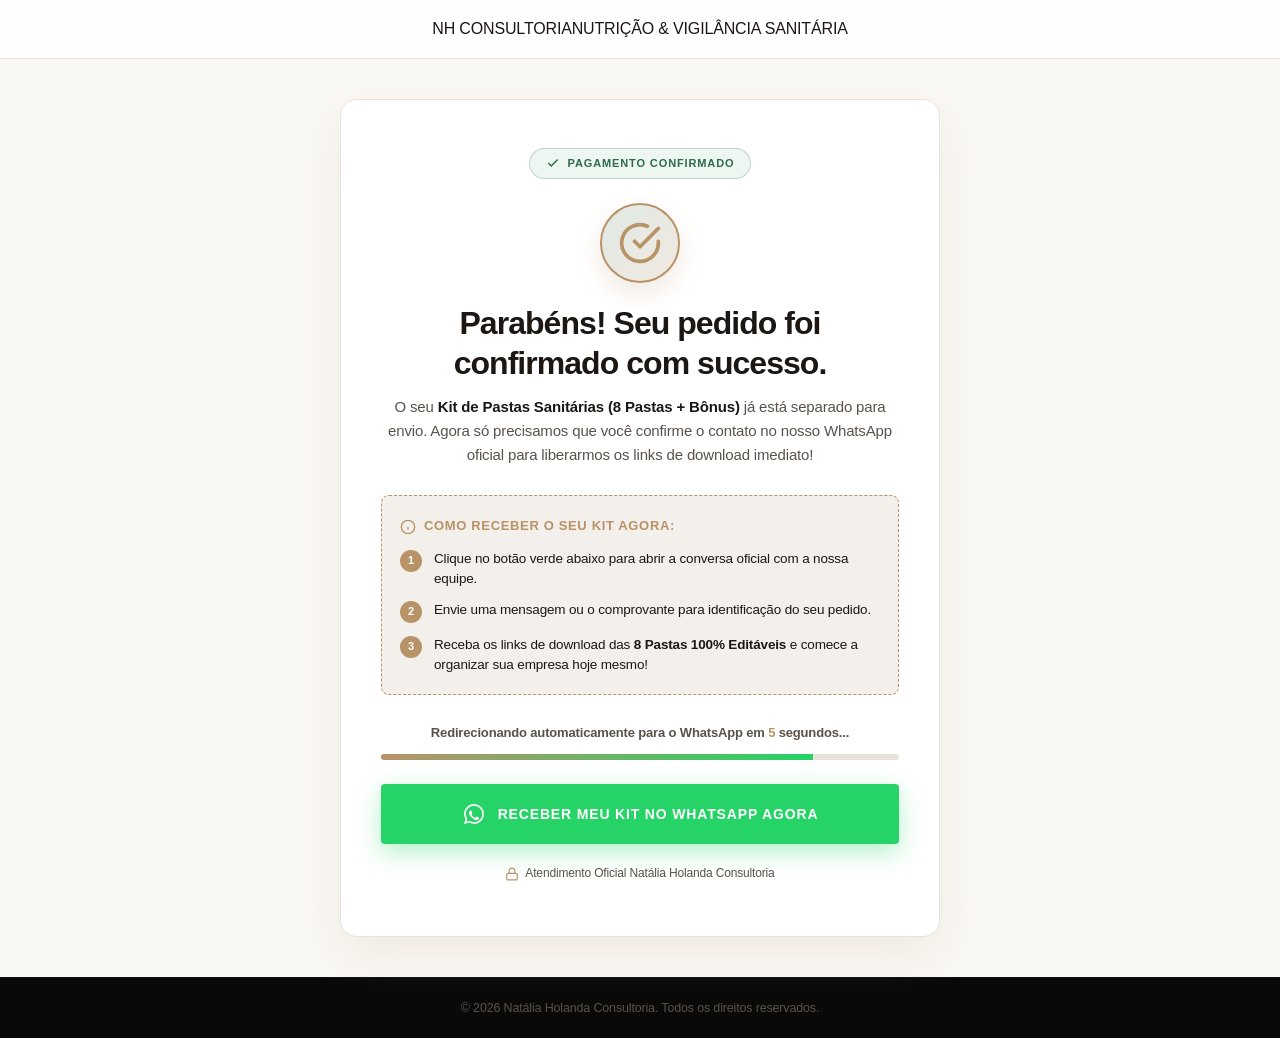
<file: obrigado.html>
<!DOCTYPE html>
<html lang="pt-BR">
<head>
    <meta charset="UTF-8">
    <meta name="viewport" content="width=device-width, initial-scale=1.0">
    <title>Pagamento Confirmado! | Kit de Pastas Sanitárias</title>
    <meta name="description" content="Parabéns! Seu pagamento foi confirmado. Clique para receber seu Kit de Pastas Sanitárias diretamente no WhatsApp.">
    <link rel="icon" type="image/svg+xml" href="data:image/svg+xml,<svg xmlns='http://www.w3.org/2000/svg' viewBox='0 0 100 100'><text y='.9em' font-size='90'>✅</text></svg>">
    
    <!-- Google Fonts -->
    <link rel="preconnect" href="https://fonts.googleapis.com">
    <link rel="preconnect" href="https://fonts.gstatic.com" crossorigin>
    <link href="https://fonts.googleapis.com/css2?family=Cinzel:wght@500;600;700;800&family=Montserrat:wght@300;400;500;600;700&display=swap" rel="stylesheet">
    
    <!-- Main Style -->
    <link rel="stylesheet" href="style.css">
    
    <style>
        /* Specific Styles for Thank You Page */
        .thank-you-page {
            min-height: 100vh;
            display: flex;
            flex-direction: column;
            justify-content: space-between;
            background-color: var(--color-bg-primary);
            color: var(--color-text-primary);
            font-family: var(--font-body);
        }

        .thank-you-container {
            max-width: 640px;
            margin: 40px auto;
            padding: 0 20px;
            text-align: center;
        }

        .thank-you-card {
            background-color: var(--color-bg-card);
            border: 1px solid var(--color-border);
            border-radius: var(--border-radius-lg);
            padding: 40px 28px;
            box-shadow: var(--shadow-lg);
            position: relative;
            overflow: hidden;
        }

        @media (min-width: 768px) {
            .thank-you-card {
                padding: 48px 40px;
            }
        }

        .thank-you-badge-top {
            display: inline-flex;
            align-items: center;
            gap: 8px;
            background-color: var(--color-success-light);
            color: var(--color-success);
            border: 1px solid rgba(46, 107, 75, 0.25);
            font-family: var(--font-titles);
            font-size: 11px;
            font-weight: 700;
            text-transform: uppercase;
            letter-spacing: 0.08em;
            padding: 6px 16px;
            border-radius: 50px;
            margin-bottom: 24px;
        }

        body.dark-theme .thank-you-badge-top {
            background-color: rgba(46, 107, 75, 0.25);
            color: #68D391;
            border-color: rgba(104, 211, 145, 0.3);
        }

        .success-icon-wrapper {
            width: 80px;
            height: 80px;
            background: linear-gradient(135deg, rgba(46, 107, 75, 0.15), rgba(184, 147, 104, 0.2));
            border: 2px solid var(--color-accent);
            border-radius: 50%;
            display: flex;
            align-items: center;
            justify-content: center;
            margin: 0 auto 20px;
            color: var(--color-success);
            box-shadow: 0 10px 25px rgba(184, 147, 104, 0.2);
            animation: pulse-success 2s infinite ease-in-out;
        }

        @keyframes pulse-success {
            0% { transform: scale(1); box-shadow: 0 0 0 0 rgba(184, 147, 104, 0.4); }
            70% { transform: scale(1.05); box-shadow: 0 0 0 16px rgba(184, 147, 104, 0); }
            100% { transform: scale(1); box-shadow: 0 0 0 0 rgba(184, 147, 104, 0); }
        }

        .success-icon-wrapper svg {
            width: 44px;
            height: 44px;
            stroke: var(--color-accent);
        }

        .thank-you-title {
            font-family: var(--font-titles);
            font-size: 26px;
            font-weight: 700;
            color: var(--color-text-primary);
            line-height: 1.25;
            margin-bottom: 12px;
        }

        @media (min-width: 768px) {
            .thank-you-title {
                font-size: 32px;
            }
        }

        .thank-you-subtitle {
            font-size: 15px;
            line-height: 1.6;
            color: var(--color-text-secondary);
            margin-bottom: 28px;
            font-weight: 400;
        }

        .instructions-box {
            background-color: var(--color-bg-secondary);
            border: 1px dashed var(--color-accent);
            border-radius: var(--border-radius-md);
            padding: 20px 18px;
            text-align: left;
            margin-bottom: 28px;
        }

        .instructions-title {
            font-family: var(--font-titles);
            font-size: 13px;
            font-weight: 700;
            color: var(--color-accent);
            text-transform: uppercase;
            letter-spacing: 0.05em;
            margin-bottom: 12px;
            display: flex;
            align-items: center;
            gap: 8px;
        }

        .instructions-list {
            list-style: none;
            padding: 0;
            margin: 0;
            display: flex;
            flex-direction: column;
            gap: 12px;
        }

        .instructions-list li {
            display: flex;
            align-items: flex-start;
            gap: 12px;
            font-size: 13.5px;
            color: var(--color-text-primary);
            line-height: 1.45;
        }

        .step-number {
            width: 22px;
            height: 22px;
            min-width: 22px;
            background-color: var(--color-accent);
            color: var(--color-text-light);
            border-radius: 50%;
            display: flex;
            align-items: center;
            justify-content: center;
            font-size: 11px;
            font-weight: 700;
            font-family: var(--font-titles);
            margin-top: 1px;
        }

        /* Countdown & Progress bar */
        .redirect-notice {
            font-size: 13px;
            font-weight: 600;
            color: var(--color-text-secondary);
            margin-bottom: 10px;
        }

        .redirect-seconds {
            color: var(--color-accent);
            font-weight: 700;
        }

        .progress-bar-container {
            width: 100%;
            height: 6px;
            background-color: var(--color-border);
            border-radius: 10px;
            overflow: hidden;
            margin-bottom: 24px;
        }

        .progress-bar-fill {
            height: 100%;
            width: 100%;
            background: linear-gradient(90deg, var(--color-accent), #25D366);
            transition: width 1s linear;
        }

        /* WhatsApp Main Action Button */
        .btn-whatsapp-action {
            display: inline-flex;
            align-items: center;
            justify-content: center;
            gap: 12px;
            width: 100%;
            background-color: #25D366;
            color: #FFFFFF !important;
            font-family: var(--font-titles);
            font-size: 14px;
            font-weight: 700;
            text-transform: uppercase;
            letter-spacing: 0.06em;
            padding: 18px 24px;
            border-radius: var(--border-radius-sm);
            text-decoration: none;
            box-shadow: 0 8px 24px rgba(37, 211, 102, 0.35);
            transition: all var(--transition-fast);
        }

        .btn-whatsapp-action:hover {
            background-color: #20BA5A;
            transform: translateY(-3px);
            box-shadow: 0 12px 30px rgba(37, 211, 102, 0.5);
            color: #FFFFFF !important;
        }

        .btn-whatsapp-action svg {
            width: 24px;
            height: 24px;
            fill: currentColor;
        }

        .security-badge-footer {
            margin-top: 20px;
            display: inline-flex;
            align-items: center;
            gap: 6px;
            font-size: 12px;
            color: var(--color-text-secondary);
        }

        .security-badge-footer svg {
            width: 14px;
            height: 14px;
            stroke: var(--color-accent);
        }
    </style>
</head>
<body class="thank-you-page">

    <!-- Simple Header -->
    <header class="site-header" style="position: relative; border-bottom: 1px solid var(--color-border);">
        <div class="container header-container" style="justify-content: center;">
            <div class="logo">
                <span class="logo-name font-titles">NH CONSULTORIA</span>
                <span class="logo-tagline font-alt">NUTRIÇÃO & VIGILÂNCIA SANITÁRIA</span>
            </div>
        </div>
    </header>

    <!-- Main Container -->
    <main class="thank-you-container">
        <div class="thank-you-card">
            
            <div class="thank-you-badge-top">
                <svg width="14" height="14" viewBox="0 0 24 24" fill="none" stroke="currentColor" stroke-width="2.5"><polyline points="20 6 9 17 4 12"/></svg>
                Pagamento Confirmado
            </div>

            <div class="success-icon-wrapper">
                <svg viewBox="0 0 24 24" fill="none" stroke="currentColor" stroke-width="2" stroke-linecap="round" stroke-linejoin="round">
                    <path d="M22 11.08V12a10 10 0 1 1-5.93-9.14"></path>
                    <polyline points="22 4 12 14.01 9 11.01"></polyline>
                </svg>
            </div>

            <h1 class="thank-you-title">Parabéns! Seu pedido foi confirmado com sucesso.</h1>
            
            <p class="thank-you-subtitle">
                O seu <strong>Kit de Pastas Sanitárias (8 Pastas + Bônus)</strong> já está separado para envio. Agora só precisamos que você confirme o contato no nosso WhatsApp oficial para liberarmos os links de download imediato!
            </p>

            <div class="instructions-box">
                <div class="instructions-title">
                    <svg width="16" height="16" viewBox="0 0 24 24" fill="none" stroke="currentColor" stroke-width="2"><circle cx="12" cy="12" r="10"></circle><line x1="12" y1="16" x2="12" y2="12"></line><line x1="12" y1="8" x2="12.01" y2="8"></line></svg>
                    Como receber o seu Kit agora:
                </div>
                <ul class="instructions-list">
                    <li>
                        <span class="step-number">1</span>
                        <span>Clique no botão verde abaixo para abrir a conversa oficial com a nossa equipe.</span>
                    </li>
                    <li>
                        <span class="step-number">2</span>
                        <span>Envie uma mensagem ou o comprovante para identificação do seu pedido.</span>
                    </li>
                    <li>
                        <span class="step-number">3</span>
                        <span>Receba os links de download das <strong>8 Pastas 100% Editáveis</strong> e comece a organizar sua empresa hoje mesmo!</span>
                    </li>
                </ul>
            </div>

            <!-- Auto-redirect Timer Notice -->
            <p class="redirect-notice">
                Redirecionando automaticamente para o WhatsApp em <span id="countdown" class="redirect-seconds">6</span> segundos...
            </p>
            
            <div class="progress-bar-container">
                <div class="progress-bar-fill" id="progress-bar"></div>
            </div>

            <!-- WhatsApp Direct Action Button -->
            <a href="https://wa.me/5581985593191?text=Ol%C3%A1%20Nat%C3%A1lia%2C%20acabei%20de%20realizar%20o%20pagamento%20do%20Kit%20de%20Pastas%20Sanit%C3%A1rias%20por%20R%24%2059%2C90%20e%20gostaria%20de%20receber%20o%20acesso%20aos%20meus%20materiais%20e%20b%C3%B4nus!" class="btn-whatsapp-action" id="whatsapp-redirect-btn">
                <svg viewBox="0 0 24 24" fill="currentColor">
                    <path d="M12.04 2c-5.46 0-9.91 4.45-9.91 9.91 0 1.75.46 3.45 1.32 4.95L2.05 22l5.25-1.38c1.45.79 3.08 1.21 4.74 1.21 5.46 0 9.91-4.45 9.91-9.91 0-2.65-1.03-5.14-2.9-7.01A9.82 9.82 0 0 0 12.04 2zm.01 1.67c2.2 0 4.26.86 5.82 2.42a8.23 8.23 0 0 1 2.41 5.83c0 4.54-3.7 8.24-8.24 8.24-1.48 0-2.93-.4-4.2-1.15l-.3-.18-3.12.82.83-3.04-.2-.31a8.19 8.19 0 0 1-1.26-4.38c0-4.54 3.7-8.24 8.24-8.24zm4.52 11.66c-.25-.13-1.47-.72-1.7-.81-.23-.08-.39-.13-.56.13-.17.25-.65.81-.79.98-.15.17-.3.19-.55.06-.25-.13-1.06-.39-2.02-1.25-.75-.67-1.26-1.5-1.41-1.75-.15-.25-.02-.39.11-.51.11-.11.25-.29.38-.44.13-.15.17-.25.25-.42.08-.17.04-.32-.02-.44-.06-.13-.56-1.35-.77-1.85-.2-.49-.41-.42-.56-.43h-.48c-.17 0-.44.06-.67.31-.23.25-.88.86-.88 2.1 0 1.24.9 2.44 1.03 2.61.13.17 1.77 2.7 4.29 3.78.6.26 1.07.41 1.43.53.6.19 1.15.16 1.58.1.48-.07 1.47-.6 1.68-1.18.21-.58.21-1.07.15-1.18-.06-.11-.23-.17-.48-.3z"/>
                </svg>
                RECEBER MEU KIT NO WHATSAPP AGORA
            </a>

            <div class="security-badge-footer">
                <svg viewBox="0 0 24 24" fill="none" stroke="currentColor" stroke-width="2"><rect x="3" y="11" width="18" height="11" rx="2" ry="2"></rect><path d="M7 11V7a5 5 0 0 1 10 0v4"></path></svg>
                Atendimento Oficial Natália Holanda Consultoria
            </div>
        </div>
    </main>

    <!-- Footer -->
    <footer class="site-footer" style="padding: 20px 0; margin-top: auto;">
        <div class="container footer-container text-center">
            <p>&copy; 2026 Natália Holanda Consultoria. Todos os direitos reservados.</p>
        </div>
    </footer>

    <!-- Auto-redirect Script -->
    <script>
        document.addEventListener("DOMContentLoaded", () => {
            // Apply saved dark theme preference
            const savedTheme = localStorage.getItem("theme");
            if (savedTheme === "dark" || (!savedTheme && window.matchMedia("(prefers-color-scheme: dark)").matches)) {
                document.body.classList.add("dark-theme");
            }

            const WHATSAPP_URL = "https://wa.me/5581985593191?text=Ol%C3%A1%20Nat%C3%A1lia%2C%20acabei%20de%20realizar%20o%20pagamento%20do%20Kit%20de%20Pastas%20Sanit%C3%A1rias%20por%20R%24%2059%2C90%20e%20gostaria%20de%20receber%20o%20acesso%20aos%20meus%20materiais%20e%20b%C3%B4nus!";
            let secondsLeft = 6;
            const countdownEl = document.getElementById("countdown");
            const progressBar = document.getElementById("progress-bar");

            const interval = setInterval(() => {
                secondsLeft--;
                if (countdownEl) {
                    countdownEl.textContent = secondsLeft;
                }
                if (progressBar) {
                    progressBar.style.width = `${(secondsLeft / 6) * 100}%`;
                }

                if (secondsLeft <= 0) {
                    clearInterval(interval);
                    window.location.href = WHATSAPP_URL;
                }
            }, 1000);
        });
    </script>
</body>
</html>
</file>
<file: style.css>
/* ==========================================================================
   CSS DESIGN SYSTEM V3.2 — KIT DE PASTAS SANITÁRIAS
   ========================================================================== */

/* Variables */
:root {
    /* Color Palette — Exact Official NH Consultorias Instagram Luxury Identity */
    --color-bg-primary: #FAF8F5;          /* Warm Linen Sand Off-White */
    --color-bg-secondary: #F3EFEA;        /* Soft Linen Light Neutral */
    --color-bg-dark: #181410;             /* Warm Luxury Espresso Charcoal */
    --color-bg-card: #FFFFFF;             /* Pure Crisp White */
    
    --color-text-primary: #1C1713;        /* Deep Rich Warm Espresso */
    --color-text-secondary: #5A524A;      /* Warm Graphite */
    --color-text-muted-light: #B8B0A6;    /* Warm Muted Sand Grey */
    --color-text-light: #FFFFFF;          /* Pure White */
    
    --color-accent: #B89368;              /* NH Official Luxury Gold/Caramel */
    --color-accent-hover: #9E774E;        /* Deep Warm Bronze Gold */
    --color-accent-light: #F7F2EC;        /* Soft Warm Gold/Cream Tint */
    --color-accent-glow: rgba(184, 147, 104, 0.28);
    
    --color-success: #2E6B4B;             /* Compliance Sage Deep Green */
    --color-success-light: #EDF6F1;       /* Light Sage BG */
    --color-danger: #C04343;              /* Warm Crimson for Sanitary Risks */
    --color-danger-light: #FDF3F3;        /* Soft Red BG */
    
    --color-border: #E8E2D9;              /* Warm Linen Neutral Borders */
    
    /* Typography */
    --font-titles: 'Outfit', -apple-system, BlinkMacSystemFont, "Segoe UI", Roboto, sans-serif;
    --font-body: 'Inter', -apple-system, BlinkMacSystemFont, "Segoe UI", Roboto, sans-serif;
    
    /* Layout */
    --container-width: 1200px;
    --border-radius-sm: 4px;              /* Minimalist sharp rounded corners */
    --border-radius-md: 8px;
    --border-radius-lg: 16px;
    
    /* Shadows */
    --shadow-sm: 0 2px 8px rgba(28, 23, 19, 0.04);
    --shadow-md: 0 10px 30px rgba(184, 147, 104, 0.08);
    --shadow-lg: 0 20px 50px rgba(184, 147, 104, 0.14);
    --shadow-button: 0 6px 20px rgba(184, 147, 104, 0.32);
    
    /* Transitions */
    --transition-fast: 0.25s cubic-bezier(0.16, 1, 0.3, 1);
    --transition-smooth: 0.6s cubic-bezier(0.16, 1, 0.3, 1);
}

/* Dark Theme Variables Override (Matching the exact Instagram Post photo background) */
body.dark-theme {
    --color-bg-primary: #14100C;          /* Deep Espresso Warm Black */
    --color-bg-secondary: #1F1B16;        /* Dark Warm Coffee Panel */
    --color-bg-dark: #0A0806;             /* Pure Deep Espresso */
    --color-bg-card: #231E19;             /* Dark Coffee Card Background */
    
    --color-text-primary: #F7F4F0;        /* Warm Linen White */
    --color-text-secondary: #C8C0B7;      /* Warm Muted Grey */
    --color-text-muted-light: #7A7268;    /* Muted Light */
    --color-text-light: #FFFFFF;
    
    --color-accent-light: #2D241C;        /* Warm Dark Gold BG */
    --color-success-light: #1A2B20;       /* Dark Green BG */
    --color-danger-light: #331A1A;        /* Dark Red BG */
    
    --color-border: #383028;              /* Warm Dark Border */
}

/* Reset & Base Styles */
*, *::before, *::after {
    box-sizing: border-box;
    margin: 0;
    padding: 0;
}

html {
    scroll-behavior: smooth;
    -webkit-text-size-adjust: 100%;
    -moz-tab-size: 4;
    tab-size: 4;
}

body {
    background-color: var(--color-bg-primary);
    color: var(--color-text-primary);
    font-family: var(--font-body);
    font-size: 16px;
    line-height: 1.6;
    letter-spacing: -0.01em;
    overflow-x: hidden;
    -webkit-font-smoothing: antialiased;
    -moz-osx-font-smoothing: grayscale;
    position: relative;
    transition: background-color var(--transition-smooth), color var(--transition-smooth);
}

/* Typography Base */
h1, h2, h3, h4, h5, h6 {
    font-family: var(--font-titles);
    font-weight: 700;
    line-height: 1.25;
    letter-spacing: -0.03em;
    color: var(--color-text-primary);
}

p {
    margin-bottom: 1.25rem;
    color: var(--color-text-secondary);
    transition: color var(--transition-smooth);
}

p:last-child {
    margin-bottom: 0;
}

strong {
    color: var(--color-text-primary);
    font-weight: 700;
}

a {
    color: inherit;
    text-decoration: none;
}

ul, ol {
    list-style: none;
}

img {
    max-width: 100%;
    height: auto;
    display: block;
}

/* Utilities */
.container {
    width: 100%;
    max-width: var(--container-width);
    margin-left: auto;
    margin-right: auto;
    padding-left: 24px;
    padding-right: 24px;
}

.section-padding {
    padding-top: 36px;
    padding-bottom: 36px;
}

@media (min-width: 992px) {
    .section-padding {
        padding-top: 60px;
        padding-bottom: 60px;
    }
}

.text-center { text-align: center; }
.text-danger { color: var(--color-danger); }
.text-success { color: var(--color-success); }
.font-alt { font-family: var(--font-titles); }

.max-width-sm { max-width: 540px; margin-left: auto; margin-right: auto; }
.max-width-md { max-width: 720px; margin-left: auto; margin-right: auto; }
.max-width-lg { max-width: 960px; margin-left: auto; margin-right: auto; }

/* Reading Progress Bar */
.reading-progress-bar {
    position: fixed;
    top: 0;
    left: 0;
    height: 3px;
    background: linear-gradient(to right, var(--color-text-primary), var(--color-accent));
    width: 0%;
    z-index: 101;
    transition: width 0.1s ease-out;
}

/* Decorative Aurora Blobs */
.aurora-blob {
    position: absolute;
    width: 500px;
    height: 500px;
    border-radius: 50%;
    background: radial-gradient(circle, rgba(184, 147, 104, 0.08) 0%, rgba(250,248,245,0) 70%);
    filter: blur(100px);
    z-index: 0;
    pointer-events: none;
}

.aurora-1 {
    top: 5%;
    right: -100px;
}

.aurora-2 {
    top: 35%;
    left: -150px;
}

.aurora-3 {
    top: 70%;
    right: -150px;
}

/* Buttons & CTAs */
.btn-cta {
    display: inline-flex;
    align-items: center;
    justify-content: center;
    text-align: center;
    font-family: var(--font-titles);
    font-weight: 600;
    text-transform: uppercase;
    letter-spacing: 0.08em;
    border-radius: var(--border-radius-sm);
    transition: all var(--transition-smooth);
    cursor: pointer;
    border: 1px solid transparent;
    outline: none;
    width: 100%;
    box-sizing: border-box;
    background: linear-gradient(135deg, var(--color-accent) 0%, var(--color-accent-hover) 100%);
    color: var(--color-text-light);
    position: relative;
    overflow: hidden;
    box-shadow: 0 6px 20px rgba(184, 147, 104, 0.32);
}

.btn-cta::after {
    content: '';
    position: absolute;
    top: 0;
    left: -100%;
    width: 100%;
    height: 100%;
    background: linear-gradient(90deg, transparent, rgba(255, 255, 255, 0.25), transparent);
    transition: all 0.7s ease;
}

.btn-cta:hover::after {
    left: 100%;
}

/* Button Sizes */
.btn-small {
    padding: 12px 18px;
    font-size: 13px;
}

.btn-medium {
    padding: 18px 30px;
    font-size: 14px;
    box-shadow: var(--shadow-button);
}

.btn-large {
    padding: 22px 34px;
    font-size: 14px;
    box-shadow: var(--shadow-button);
}

.btn-xlarge {
    padding: 24px 38px;
    font-size: 15px;
    box-shadow: var(--shadow-button);
}

.btn-gold {
    background-color: var(--color-accent);
    color: var(--color-text-light);
}

.btn-cta:hover {
    background: linear-gradient(135deg, #C5A880 0%, var(--color-accent) 100%);
    color: var(--color-text-light);
    transform: translateY(-3px);
    box-shadow: 0 8px 26px rgba(184, 147, 104, 0.45);
}

body.dark-theme .btn-cta:hover {
    background: linear-gradient(135deg, #C5A880 0%, var(--color-accent) 100%);
    color: var(--color-text-light);
}

.btn-gold:hover {
    background-color: var(--color-accent-hover);
    color: var(--color-text-light);
    box-shadow: 0 8px 24px rgba(184, 147, 104, 0.35);
}

.btn-cta:active {
    transform: translateY(-1px);
}

/* 1. Header */
.site-header {
    background-color: rgba(255, 255, 255, 0.85);
    backdrop-filter: blur(20px);
    -webkit-backdrop-filter: blur(20px);
    border-bottom: 1px solid var(--color-border);
    position: sticky;
    top: 0;
    z-index: 100;
    padding: 16px 0;
    transition: all var(--transition-smooth);
}

body.dark-theme .site-header {
    background-color: rgba(12, 12, 14, 0.85);
}

.site-header.scrolled {
    padding: 10px 0;
    background-color: rgba(255, 255, 255, 0.95);
    box-shadow: 0 4px 30px rgba(0, 0, 0, 0.02);
}

body.dark-theme .site-header.scrolled {
    background-color: rgba(12, 12, 14, 0.95);
    box-shadow: 0 4px 30px rgba(0, 0, 0, 0.15);
}

.header-container {
    display: flex;
    justify-content: space-between;
    align-items: center;
}

.logo {
    display: flex;
    align-items: center;
}

.logo-img-src {
    max-height: 48px;
    width: auto;
    object-fit: contain;
    transition: filter var(--transition-smooth), max-height var(--transition-fast);
}

body.dark-theme .logo-img-src {
    filter: invert(1) hue-rotate(180deg);
}

.header-actions {
    display: flex;
    align-items: center;
    gap: 16px;
}

/* Theme Toggle Button */
.theme-toggle-btn {
    background: none;
    border: 1px solid var(--color-border);
    cursor: pointer;
    padding: 10px;
    border-radius: var(--border-radius-sm);
    color: var(--color-text-primary);
    display: flex;
    align-items: center;
    justify-content: center;
    transition: all var(--transition-fast);
}

.theme-toggle-btn:hover {
    background-color: var(--color-bg-secondary);
    border-color: var(--color-text-primary);
}

.theme-toggle-btn svg {
    width: 18px;
    height: 18px;
}

body:not(.dark-theme) .sun-icon { display: none; }
body.dark-theme .moon-icon { display: none; }

.btn-top-cta {
    width: auto;
    font-size: 11px;
    padding: 10px 22px;
    border-radius: var(--border-radius-sm);
    background-color: transparent;
    color: var(--color-accent);
    border: 1.5px solid var(--color-accent);
    font-weight: 700;
    transition: all var(--transition-fast);
}

.btn-top-cta:hover {
    background-color: var(--color-accent);
    color: var(--color-text-light);
    border-color: var(--color-accent);
    box-shadow: 0 4px 14px rgba(184, 147, 104, 0.28);
}

/* 2. Hero Section */
.section-hero {
    padding-top: 20px;
    padding-bottom: 32px;
    position: relative;
    z-index: 1;
}

.hero-grid {
    display: grid;
    grid-template-columns: 1fr;
    gap: 32px;
    align-items: center;
}

@media (min-width: 992px) {
    .section-hero {
        padding-top: 48px;
        padding-bottom: 56px;
    }
    .hero-grid {
        grid-template-columns: 1.15fr 0.85fr;
        gap: 48px;
    }
}

/* Mobile responsive layout order and centering */
@media (max-width: 991px) {
    .hero-grid {
        display: flex;
        flex-direction: column;
        text-align: center;
        gap: 24px;
    }
    
    .hero-visual {
        order: -1; /* Mockup ABOVE the text on mobile */
        margin-bottom: 0px;
    }
    
    .badge-professional {
        justify-content: center;
        margin-bottom: 12px;
    }
    
    .hero-trust-indicators {
        text-align: left;
        max-width: 400px;
        margin: 0 auto;
        padding-top: 16px;
    }
    
    .hero-cta-wrapper {
        margin-left: auto;
        margin-right: auto;
        margin-bottom: 20px;
    }
}

.badge-professional {
    display: inline-flex;
    align-items: center;
    gap: 8px;
    background-color: var(--color-bg-secondary);
    padding: 6px 14px;
    border-radius: var(--border-radius-sm);
    margin-bottom: 16px;
    border: 1px solid var(--color-border);
}

.badge-icon {
    width: 14px;
    height: 14px;
    color: var(--color-text-primary);
}

.badge-professional span {
    font-size: 10px;
    font-weight: 600;
    text-transform: uppercase;
    letter-spacing: 0.08em;
    color: var(--color-text-primary);
}

.hero-title {
    font-size: 28px;
    font-weight: 800;
    color: var(--color-text-primary);
    margin-bottom: 14px;
    line-height: 1.15;
}

@media (min-width: 768px) {
    .hero-title { font-size: 40px; margin-bottom: 16px; }
}

@media (min-width: 992px) {
    .hero-title { font-size: 48px; margin-bottom: 18px; }
}

.hero-subtitle {
    font-size: 15px;
    color: var(--color-text-secondary);
    margin-bottom: 20px;
    font-weight: 300;
}

@media (min-width: 768px) {
    .hero-subtitle { font-size: 17px; margin-bottom: 24px; }
}

.hero-cta-wrapper {
    margin-bottom: 24px;
    max-width: 480px;
}

.cta-note {
    display: block;
    font-size: 12px;
    color: var(--color-text-secondary);
    margin-top: 8px;
    text-align: center;
    font-style: italic;
}

/* Countdown container styles */
.countdown-container {
    display: inline-flex;
    align-items: center;
    gap: 8px;
    background-color: var(--color-accent-light);
    border: 1px solid rgba(184, 147, 104, 0.2);
    padding: 12px 18px;
    border-radius: var(--border-radius-sm);
    margin-bottom: 20px;
    width: 100%;
    box-sizing: border-box;
    justify-content: center;
}

.countdown-dot {
    width: 8px;
    height: 8px;
    background-color: var(--color-danger);
    border-radius: 50%;
    animation: timerBlink 1s infinite;
    flex-shrink: 0;
}

@keyframes timerBlink {
    0%, 100% { opacity: 0.2; }
    50% { opacity: 1; }
}

.countdown-label {
    font-size: 11px;
    font-weight: 700;
    color: var(--color-text-secondary);
    text-transform: uppercase;
    letter-spacing: 0.02em;
}

.timer-value {
    font-family: var(--font-titles);
    font-size: 14px;
    font-weight: 800;
    color: var(--color-danger);
    background-color: var(--color-danger-light);
    padding: 3px 10px;
    border-radius: 4px;
    letter-spacing: 0.05em;
    display: inline-block;
    flex-shrink: 0;
}

.hero-trust-indicators {
    display: grid;
    grid-template-columns: 1fr;
    gap: 16px;
    border-top: 1px solid var(--color-border);
    padding-top: 24px;
}

@media (min-width: 576px) {
    .hero-trust-indicators {
        grid-template-columns: 1fr 1fr;
        padding-top: 28px;
    }
}

.hero-trust-indicators li {
    display: flex;
    align-items: flex-start;
    gap: 10px;
}

.check-icon {
    width: 18px;
    height: 18px;
    color: var(--color-accent);
    flex-shrink: 0;
    margin-top: 2px;
}

.hero-trust-indicators span {
    font-size: 13px;
    font-weight: 500;
    color: var(--color-text-secondary);
    line-height: 1.4;
}

/* Hero Visual Mockup with 3D perspective */
.hero-visual {
    display: flex;
    justify-content: center;
    position: relative;
    perspective: 1200px;
}

.mockup-container {
    width: 100%;
    max-width: 440px;
    position: relative;
    z-index: 2;
    transform-style: preserve-3d;
    transition: transform var(--transition-fast) ease-out;
    will-change: transform;
}

.mockup-img {
    width: 100%;
    border-radius: var(--border-radius-md);
    box-shadow: var(--shadow-lg);
    object-fit: cover;
    border: 1px solid var(--color-border);
}

.mockup-shadow {
    position: absolute;
    bottom: -15px;
    left: 5%;
    width: 90%;
    height: 30px;
    background: radial-gradient(ellipse at center, rgba(0, 0, 0, 0.15) 0%, transparent 70%);
    z-index: 1;
    filter: blur(6px);
    pointer-events: none;
}

/* 3. Pain / Problem Section (Segundo Bloco - Espaçamentos Reduzidos) */
.section-pain {
    background-color: var(--color-bg-secondary);
    border-top: 1px solid var(--color-border);
    border-bottom: 1px solid var(--color-border);
    padding-top: 20px !important;
    padding-bottom: 20px !important;
}

@media (min-width: 768px) {
    .section-pain {
        padding-top: 30px !important;
        padding-bottom: 30px !important;
    }
}

.section-pain .section-header {
    margin-bottom: 14px;
}

.section-pain .section-title {
    font-size: 22px;
    font-weight: 700;
    margin-bottom: 8px;
    color: var(--color-text-primary);
}

@media (min-width: 768px) {
    .section-pain .section-title { font-size: 30px; }
}

.pain-intro-text {
    font-size: 14.5px;
    color: var(--color-text-secondary);
    margin-bottom: 16px;
    line-height: 1.5;
    font-weight: 300;
}

@media (min-width: 768px) {
    .pain-intro-text { font-size: 15.5px; margin-bottom: 20px; }
}

.pain-cards-grid {
    display: grid;
    grid-template-columns: 1fr;
    gap: 12px;
    margin-bottom: 16px;
}

@media (min-width: 768px) {
    .pain-cards-grid {
        grid-template-columns: repeat(3, 1fr);
        gap: 16px;
        margin-bottom: 20px;
    }
}

.pain-card {
    background-color: var(--color-bg-card);
    border-radius: var(--border-radius-md);
    padding: 16px 14px;
    box-shadow: var(--shadow-sm);
    border: 1px solid var(--color-border);
    transition: all var(--transition-smooth);
}

@media (min-width: 768px) {
    .pain-card {
        padding: 20px 18px;
    }
}

.pain-card:hover {
    transform: translateY(-4px);
    box-shadow: var(--shadow-lg);
    border-color: rgba(0,0,0,0.1);
}

body.dark-theme .pain-card:hover {
    border-color: rgba(255,255,255,0.1);
}

.pain-card-icon-wrapper {
    width: 38px;
    height: 38px;
    background-color: var(--color-danger-light);
    border-radius: 50px;
    display: flex;
    align-items: center;
    justify-content: center;
    margin-bottom: 10px;
}

@media (min-width: 768px) {
    .pain-card-icon-wrapper { margin-bottom: 12px; }
}

.pain-icon {
    width: 18px;
    height: 18px;
}

.pain-card h3 {
    font-size: 15px;
    font-weight: 700;
    margin-bottom: 6px;
    letter-spacing: -0.01em;
}

.pain-card p {
    font-size: 13px;
    color: var(--color-text-secondary);
    line-height: 1.45;
}

.pain-footer {
    border-top: 1px solid var(--color-border);
    padding-top: 14px;
    margin-top: 4px;
}

@media (min-width: 768px) {
    .pain-footer { padding-top: 16px; margin-top: 6px; }
}

.pain-conclusion {
    font-family: var(--font-titles);
    font-size: 15px;
    font-weight: 700;
    color: var(--color-text-primary);
    margin-bottom: 12px;
}

@media (min-width: 768px) {
    .pain-conclusion { font-size: 17px; margin-bottom: 14px; }
}

.pain-cta-box {
    max-width: 300px;
    margin: 0 auto;
}

/* 4. Solution Section */
.solution-grid {
    display: grid;
    grid-template-columns: 1fr;
    gap: 32px;
    align-items: center;
}

@media (min-width: 992px) {
    .solution-grid {
        grid-template-columns: 1.1fr 0.9fr;
        gap: 48px;
    }
}

@media (max-width: 991px) {
    .solution-grid {
        display: flex;
        flex-direction: column;
        text-align: center;
        gap: 28px;
    }
    
    .solution-highlight-card {
        text-align: left;
    }
    
    .responsibility-disclaimer {
        text-align: left;
    }
    
    .solution-cta-wrapper {
        margin: 0 auto;
        width: 100%;
    }
}

.solution-text {
    font-size: 15px;
    color: var(--color-text-secondary);
    margin-bottom: 18px;
    line-height: 1.6;
}

.solution-highlight-card {
    background-color: var(--color-bg-secondary);
    border-left: 3px solid var(--color-text-primary);
    padding: 16px 18px;
    border-radius: 0 var(--border-radius-md) var(--border-radius-md) 0;
    display: flex;
    gap: 14px;
    align-items: flex-start;
    margin-bottom: 18px;
    border-top: 1px solid var(--color-border);
    border-right: 1px solid var(--color-border);
    border-bottom: 1px solid var(--color-border);
}

@media (min-width: 768px) {
    .solution-highlight-card { padding: 18px 22px; }
}

body.dark-theme .solution-highlight-card {
    border-left-color: var(--color-accent);
}

.spark-icon {
    width: 22px;
    height: 22px;
    color: var(--color-accent);
    flex-shrink: 0;
    margin-top: 2px;
}

.solution-highlight-card p {
    font-size: 14px;
    font-weight: 600;
    color: var(--color-text-primary);
    line-height: 1.45;
}

.responsibility-disclaimer {
    font-size: 12px;
    color: var(--color-text-secondary);
    background-color: var(--color-bg-secondary);
    padding: 12px 16px;
    border-radius: var(--border-radius-sm);
    margin-bottom: 20px;
    border: 1px solid var(--color-border);
}

/* Solution Visual Representation (Binder Mockup) */
.folders-visual-representation {
    position: relative;
    width: 100%;
    max-width: 460px;
    margin: 0 auto;
    padding-top: 18px;
}

.folder-graphic-card {
    position: relative;
    width: 100%;
    background-color: var(--color-bg-card);
    border-radius: var(--border-radius-md);
    border: 1px solid var(--color-border);
    box-shadow: var(--shadow-lg);
    z-index: 2;
    padding: 24px 20px 20px;
    transition: transform var(--transition-smooth), box-shadow var(--transition-smooth);
}

.folders-visual-representation:hover .folder-graphic-card {
    transform: translateY(-4px);
    box-shadow: 0 20px 40px rgba(184, 147, 104, 0.2);
}

.folder-tab {
    position: absolute;
    top: -14px;
    left: 20px;
    background-color: var(--color-bg-card);
    border: 1px solid var(--color-border);
    border-bottom: 1px solid var(--color-bg-card);
    font-family: var(--font-titles);
    font-size: 10.5px;
    font-weight: 700;
    text-transform: uppercase;
    letter-spacing: 0.08em;
    padding: 4px 16px;
    border-radius: var(--border-radius-sm) var(--border-radius-sm) 0 0;
    color: var(--color-accent);
    box-shadow: 0 -2px 6px rgba(0, 0, 0, 0.03);
    z-index: 3;
}

body.dark-theme .folder-tab {
    border-bottom-color: var(--color-bg-card);
}

.folder-file-list {
    display: flex;
    flex-direction: column;
    gap: 8px;
    list-style: none;
    padding: 0;
    margin: 0;
}

.folder-file-list li {
    display: flex;
    align-items: center;
    gap: 10px;
    padding: 9px 12px;
    background-color: var(--color-bg-secondary);
    border: 1px solid transparent;
    border-radius: var(--border-radius-sm);
    transition: all var(--transition-fast);
}

.folder-file-list li:hover {
    background-color: var(--color-accent-light);
    border-color: rgba(184, 147, 104, 0.3);
    transform: translateX(4px);
}

.file-icon {
    width: 16px;
    height: 16px;
    min-width: 16px;
    color: var(--color-accent);
}

.folder-file-list span {
    font-size: 13px;
    font-weight: 600;
    color: var(--color-text-primary);
    line-height: 1.3;
}

.folder-graphic-card-back {
    position: absolute;
    top: 26px;
    right: -10px;
    width: 100%;
    height: calc(100% - 20px);
    background-color: var(--color-bg-secondary);
    border-radius: var(--border-radius-md);
    border: 1px solid var(--color-border);
    z-index: 1;
    opacity: 0.8;
}

@media (max-width: 480px) {
    .folders-visual-representation {
        max-width: 100%;
    }
    .folder-graphic-card {
        padding: 20px 14px 16px;
    }
    .folder-file-list span {
        font-size: 12px;
    }
}

/* 5. Features Section ("O que você encontra" - Quarto Bloco - Espaçamentos Reduzidos) */
.section-features {
    background-color: var(--color-bg-secondary);
    border-top: 1px solid var(--color-border);
    border-bottom: 1px solid var(--color-border);
    padding-top: 20px !important;
    padding-bottom: 20px !important;
}

@media (min-width: 768px) {
    .section-features {
        padding-top: 28px !important;
        padding-bottom: 28px !important;
    }
}

.section-features .section-header {
    margin-bottom: 14px;
}

.section-features .section-title {
    font-size: 22px;
    font-weight: 700;
    margin-bottom: 6px;
}

@media (min-width: 768px) {
    .section-features .section-title { font-size: 28px; }
}

.features-grid {
    display: grid;
    grid-template-columns: 1fr;
    gap: 8px;
    margin-bottom: 14px;
}

@media (min-width: 576px) {
    .features-grid { grid-template-columns: repeat(2, 1fr); gap: 10px; }
}

@media (min-width: 992px) {
    .features-grid { grid-template-columns: repeat(3, 1fr); margin-bottom: 16px; gap: 12px; }
}

/* 2 columns mobile responsive design for features grid */
@media (max-width: 575px) {
    .features-grid {
        grid-template-columns: repeat(2, 1fr);
        gap: 6px;
    }
    .feature-card {
        padding: 8px 8px;
        flex-direction: column;
        text-align: center;
        gap: 6px;
    }
    .feature-icon-wrapper {
        width: 28px;
        height: 28px;
        font-size: 14px;
    }
    .feature-card h4 {
        font-size: 11.5px;
        word-break: keep-all;
        line-height: 1.25;
    }
}

.feature-card {
    background-color: var(--color-bg-card);
    border-radius: var(--border-radius-md);
    padding: 10px 14px;
    display: flex;
    align-items: center;
    gap: 12px;
    box-shadow: var(--shadow-sm);
    border: 1px solid var(--color-border);
    transition: all var(--transition-smooth);
}

@media (min-width: 768px) {
    .feature-card { padding: 12px 16px; gap: 12px; }
}

.feature-card:hover {
    transform: translateY(-2px);
    box-shadow: var(--shadow-md);
    border-color: rgba(184, 147, 104, 0.25);
}

.feature-icon-wrapper {
    font-size: 16px;
    width: 32px;
    height: 32px;
    background-color: var(--color-bg-secondary);
    border-radius: 50px;
    display: flex;
    align-items: center;
    justify-content: center;
    flex-shrink: 0;
}

@media (min-width: 768px) {
    .feature-icon-wrapper { font-size: 18px; width: 34px; height: 34px; }
}

.feature-card h4 {
    font-size: 12.5px;
    font-weight: 700;
    line-height: 1.3;
    color: var(--color-text-primary);
}

@media (min-width: 768px) {
    .feature-card h4 { font-size: 13.5px; }
}

.features-disclaimer {
    display: flex;
    align-items: flex-start;
    justify-content: center;
    gap: 8px;
    background-color: rgba(255, 255, 255, 0.85);
    padding: 10px 14px;
    border-radius: var(--border-radius-sm);
    border: 1px solid var(--color-border);
    margin-top: 4px;
}

body.dark-theme .features-disclaimer {
    background-color: rgba(28, 28, 30, 0.85);
}

.features-disclaimer p {
    font-size: 11.5px;
    color: var(--color-text-secondary);
    text-align: left;
    line-height: 1.35;
}

/* 6. Target Section ("Para Quem é") */
.target-grid {
    display: grid;
    grid-template-columns: 1fr;
    gap: 12px;
}

@media (min-width: 576px) {
    .target-grid { grid-template-columns: repeat(2, 1fr); gap: 16px; }
}

@media (min-width: 992px) {
    .target-grid { grid-template-columns: repeat(4, 1fr); gap: 16px; }
}

/* 2 columns mobile responsive design for target grid */
@media (max-width: 575px) {
    .target-grid {
        grid-template-columns: repeat(2, 1fr);
        gap: 8px;
    }
    .target-card {
        padding: 16px 8px;
    }
    .target-card-icon {
        width: 36px;
        height: 36px;
        margin-bottom: 10px;
    }
    .target-card-icon svg {
        width: 16px;
        height: 16px;
    }
    .target-card h3 {
        font-size: 12px;
    }
}

.target-card {
    background-color: var(--color-bg-card);
    border-radius: var(--border-radius-md);
    padding: 20px 16px;
    text-align: center;
    box-shadow: var(--shadow-sm);
    border: 1px solid var(--color-border);
    transition: all var(--transition-smooth);
    display: flex;
    flex-direction: column;
    align-items: center;
}

@media (min-width: 768px) {
    .target-card { padding: 24px 18px; }
}

.target-card:hover {
    transform: translateY(-4px);
    box-shadow: var(--shadow-md);
    border-color: rgba(184, 147, 104, 0.25);
}

.target-card-icon {
    width: 42px;
    height: 42px;
    background-color: var(--color-bg-secondary);
    border-radius: 50px;
    display: flex;
    align-items: center;
    justify-content: center;
    margin-bottom: 14px;
    color: var(--color-text-primary);
}

.target-card-icon svg {
    width: 22px;
    height: 22px;
}

.target-card h3 {
    font-size: 14px;
    font-weight: 700;
    line-height: 1.4;
    color: var(--color-text-primary);
}

@media (min-width: 768px) {
    .target-card h3 { font-size: 15px; }
}

/* 7. Dark Identification Trigger Section */
.section-dark-trigger {
    background-color: var(--color-bg-dark);
    color: var(--color-text-light);
    position: relative;
    overflow: hidden;
}

.section-dark-trigger::before {
    content: '';
    position: absolute;
    top: 0;
    left: 0;
    width: 100%;
    height: 100%;
    background: radial-gradient(circle at 10% 10%, rgba(184, 147, 104, 0.1) 0%, transparent 40%);
    pointer-events: none;
}

.dark-trigger-title {
    color: var(--color-text-light);
    font-size: 22px;
    font-weight: 700;
    margin-bottom: 14px;
    line-height: 1.25;
}

@media (min-width: 768px) {
    .dark-trigger-title { font-size: 32px; margin-bottom: 18px; }
}

.dark-trigger-text {
    font-size: 14px;
    margin-bottom: 10px;
    font-weight: 300;
    color: var(--color-text-muted-light);
}

@media (min-width: 768px) {
    .dark-trigger-text { font-size: 15px; margin-bottom: 12px; }
}

.dark-trigger-subtext {
    font-family: var(--font-titles);
    font-size: 15px;
    font-weight: 500;
    color: var(--color-text-light);
    margin-bottom: 20px;
}

@media (min-width: 768px) {
    .dark-trigger-subtext { font-size: 17px; margin-bottom: 24px; }
}

.dark-trigger-cta {
    max-width: 400px;
    margin: 0 auto;
}

/* 8. Authority Section */
.authority-grid {
    display: grid;
    grid-template-columns: 1fr;
    gap: 32px;
    align-items: center;
}

@media (min-width: 992px) {
    .authority-grid {
        grid-template-columns: 0.85fr 1.15fr;
        gap: 48px;
    }
}

@media (max-width: 991px) {
    .authority-grid {
        display: flex;
        flex-direction: column;
        text-align: center;
        gap: 28px;
    }
    
    .specialist-bio {
        text-align: left;
    }
    
    .specialist-quote {
        text-align: left;
    }
}

.authority-image-wrapper {
    display: flex;
    justify-content: center;
}

.photo-card {
    position: relative;
    width: 100%;
    max-width: 300px;
    margin: 0 auto;
}

@media (min-width: 768px) {
    .photo-card { max-width: 340px; }
}

.specialist-img {
    width: 100%;
    border-radius: var(--border-radius-md);
    box-shadow: var(--shadow-lg);
    position: relative;
    z-index: 2;
    border: 1px solid var(--color-border);
}

.photo-accent-frame {
    position: absolute;
    top: 12px;
    left: -12px;
    width: 100%;
    height: 100%;
    border: 2px solid var(--color-text-primary);
    border-radius: var(--border-radius-md);
    z-index: 1;
}

body.dark-theme .photo-accent-frame {
    border-color: var(--color-accent);
}

.specialist-name {
    font-size: 24px;
    font-weight: 800;
    margin-top: 6px;
    margin-bottom: 2px;
}

@media (min-width: 768px) {
    .specialist-name { font-size: 28px; }
}

.specialist-title {
    font-family: var(--font-titles);
    font-size: 12px;
    font-weight: 600;
    color: var(--color-accent);
    text-transform: uppercase;
    letter-spacing: 0.1em;
    margin-bottom: 14px;
}

@media (min-width: 768px) {
    .specialist-title { font-size: 13px; margin-bottom: 18px; }
}

.specialist-bio {
    font-size: 14px;
    color: var(--color-text-secondary);
    margin-bottom: 18px;
}

@media (min-width: 768px) {
    .specialist-bio { margin-bottom: 22px; }
}

.specialist-bio p {
    margin-bottom: 12px;
}

.specialist-bio p:last-child {
    margin-bottom: 0;
}

.specialist-quote {
    background-color: var(--color-bg-secondary);
    padding: 16px 18px;
    border-radius: var(--border-radius-sm);
    border-left: 3px solid var(--color-accent);
}

@media (min-width: 768px) {
    .specialist-quote { padding: 18px 22px; }
}

.specialist-quote p {
    font-family: var(--font-titles);
    font-size: 14px;
    font-style: italic;
    font-weight: 500;
    color: var(--color-text-primary);
    margin-bottom: 6px;
}

@media (min-width: 768px) {
    .specialist-quote p { font-size: 15px; }
}

.specialist-quote cite {
    font-size: 11px;
    font-weight: 600;
    text-transform: uppercase;
    letter-spacing: 0.05em;
    color: var(--color-text-primary);
    font-style: normal;
}

/* 8.5 Testimonials Section (Organic Height Carousel) */
.section-testimonials {
    background-color: var(--color-bg-secondary);
    border-top: 1px solid var(--color-border);
    border-bottom: 1px solid var(--color-border);
}

.testimonials-slider-wrapper {
    max-width: 760px;
    margin: 0 auto;
    position: relative;
}

.testimonials-slider {
    position: relative;
    width: 100%;
    min-height: auto;
}

.testimonial-slide {
    display: none;
    width: 100%;
    opacity: 0;
    transform: scale(0.98);
    transition: opacity 0.4s ease-in-out, transform 0.4s ease-in-out;
}

.testimonial-slide.active {
    display: block;
    position: relative;
    opacity: 1;
    transform: scale(1);
    animation: fadeInSlide 0.4s cubic-bezier(0.16, 1, 0.3, 1) forwards;
}

@keyframes fadeInSlide {
    from { opacity: 0; transform: scale(0.98) translateY(5px); }
    to { opacity: 1; transform: scale(1) translateY(0); }
}

.testimonial-content-box {
    background-color: var(--color-bg-card);
    border: 1px solid var(--color-border);
    border-radius: var(--border-radius-lg);
    padding: 20px 18px;
    box-shadow: var(--shadow-md);
    display: flex;
    flex-direction: column;
    gap: 12px;
}

@media (min-width: 768px) {
    .testimonial-content-box {
        padding: 32px 36px;
        gap: 16px;
    }
}

.stars {
    font-size: 14px;
    letter-spacing: 2px;
}

.testimonial-text {
    font-size: 14px;
    font-style: italic;
    color: var(--color-text-secondary);
    line-height: 1.55;
    font-weight: 300;
}

@media (min-width: 768px) {
    .testimonial-text {
        font-size: 16px;
        line-height: 1.65;
    }
}

.testimonial-user {
    display: flex;
    align-items: center;
    gap: 12px;
    border-top: 1px solid var(--color-border);
    padding-top: 12px;
    margin-top: 2px;
}

@media (min-width: 768px) {
    .testimonial-user { gap: 14px; padding-top: 16px; }
}

.user-avatar {
    width: 40px;
    height: 40px;
    background-color: var(--color-accent-light);
    color: var(--color-accent);
    border: 1px solid rgba(0, 135, 90, 0.2);
    border-radius: 50px;
    display: flex;
    align-items: center;
    justify-content: center;
    font-family: var(--font-titles);
    font-weight: 700;
    font-size: 13px;
    flex-shrink: 0;
}

@media (min-width: 768px) {
    .user-avatar { width: 44px; height: 44px; font-size: 14px; }
}

.user-name {
    font-size: 13px;
    font-weight: 700;
    color: var(--color-text-primary);
}

@media (min-width: 768px) {
    .user-name { font-size: 14px; }
}

.user-role {
    font-size: 11px;
    color: var(--color-text-secondary);
}

/* Slider Controls */
.slider-controls {
    display: flex;
    align-items: center;
    justify-content: center;
    gap: 16px;
    margin-top: 16px;
}

@media (min-width: 768px) {
    .slider-controls { gap: 20px; margin-top: 20px; }
}

.slider-arrow {
    background-color: var(--color-bg-card);
    border: 1px solid var(--color-border);
    cursor: pointer;
    width: 36px;
    height: 36px;
    border-radius: 50px;
    display: flex;
    align-items: center;
    justify-content: center;
    color: var(--color-text-primary);
    box-shadow: var(--shadow-sm);
    transition: all var(--transition-fast);
}

@media (min-width: 768px) {
    .slider-arrow { width: 38px; height: 38px; }
}

.slider-arrow:hover {
    background-color: var(--color-text-primary);
    color: var(--color-text-light);
    border-color: var(--color-text-primary);
    transform: scale(1.05);
}

body.dark-theme .slider-arrow:hover {
    border-color: var(--color-accent);
    color: var(--color-bg-dark);
    background-color: var(--color-accent);
}

.slider-arrow svg {
    width: 16px;
    height: 16px;
}

.slider-dots {
    display: flex;
    gap: 8px;
}

.slider-dots .dot {
    width: 8px;
    height: 8px;
    background-color: var(--color-border);
    border-radius: 50%;
    cursor: pointer;
    transition: all var(--transition-fast);
}

.slider-dots .dot.active {
    background-color: var(--color-accent);
    transform: scale(1.25);
}

/* 9. Comparison Section */
.section-comparison {
    background-color: var(--color-bg-secondary);
    border-top: 1px solid var(--color-border);
    border-bottom: 1px solid var(--color-border);
}

.comparison-grid {
    display: grid;
    grid-template-columns: 1fr;
    gap: 16px;
    max-width: 860px;
    margin: 0 auto;
}

@media (min-width: 768px) {
    .comparison-grid {
        grid-template-columns: 1fr 1fr;
        gap: 24px;
    }
}

.comparison-column {
    background-color: var(--color-bg-card);
    border-radius: var(--border-radius-md);
    box-shadow: var(--shadow-sm);
    border: 1px solid var(--color-border);
    overflow: hidden;
    display: flex;
    flex-direction: column;
    transition: all var(--transition-smooth);
}

.comparison-column:hover {
    transform: translateY(-3px);
    box-shadow: var(--shadow-md);
}

.comparison-column.pain-column {
    border-top: 3px solid var(--color-danger);
}

.comparison-column.success-column {
    border-top: 3px solid var(--color-success);
    box-shadow: var(--shadow-md);
}

.column-header {
    padding: 14px 18px;
    background-color: var(--color-bg-secondary);
    border-bottom: 1px solid var(--color-border);
    text-align: center;
}

@media (min-width: 768px) {
    .column-header { padding: 18px 20px; }
}

.column-header h3 {
    font-size: 13px;
    font-weight: 700;
    letter-spacing: 0.08em;
}

@media (min-width: 768px) {
    .column-header h3 { font-size: 14px; }
}

.pain-column .column-header h3 {
    color: var(--color-danger);
}

.success-column .column-header h3 {
    color: var(--color-success);
}

.comparison-list {
    padding: 16px 18px;
    display: flex;
    flex-direction: column;
    gap: 10px;
}

@media (min-width: 768px) {
    .comparison-list { padding: 18px 22px; gap: 12px; }
}

.comparison-list li {
    display: flex;
    align-items: flex-start;
    gap: 10px;
}

.cross-icon {
    width: 15px;
    height: 15px;
    color: var(--color-danger);
    flex-shrink: 0;
    margin-top: 2px;
}

.check-icon-green {
    width: 15px;
    height: 15px;
    color: var(--color-success);
    flex-shrink: 0;
    margin-top: 2px;
}

.comparison-list span {
    font-size: 13px;
    color: var(--color-text-secondary);
    line-height: 1.45;
}

.success-column .comparison-list span {
    color: var(--color-text-primary);
    font-weight: 600;
}

/* 10. Offer Section */
.offer-box {
    background-color: var(--color-bg-card);
    border-radius: var(--border-radius-lg);
    padding: 28px 18px;
    border: 1px solid var(--color-border);
    box-shadow: var(--shadow-lg);
    position: relative;
    overflow: hidden;
}

.offer-box::before {
    content: '';
    position: absolute;
    top: -50%;
    right: -50%;
    width: 200%;
    height: 200%;
    background: radial-gradient(circle, rgba(184, 147, 104, 0.06) 0%, transparent 60%);
    pointer-events: none;
    z-index: 0;
}

@media (min-width: 768px) {
    .offer-box {
        padding: 44px 40px;
    }
}

.offer-tag {
    display: inline-block;
    background-color: var(--color-bg-secondary);
    color: var(--color-text-primary);
    font-family: var(--font-titles);
    font-size: 10px;
    font-weight: 700;
    letter-spacing: 0.15em;
    padding: 6px 16px;
    border-radius: var(--border-radius-sm);
    margin-bottom: 16px;
    border: 1px solid var(--color-border);
    position: relative;
    z-index: 1;
}

@media (min-width: 768px) {
    .offer-tag { margin-bottom: 20px; }
}

.offer-title {
    font-size: 22px;
    font-weight: 800;
    margin-bottom: 18px;
    position: relative;
    z-index: 1;
}

@media (min-width: 768px) {
    .offer-title { font-size: 32px; margin-bottom: 24px; }
}

.pricing-wrapper {
    margin-bottom: 20px;
    position: relative;
    z-index: 1;
}

@media (min-width: 768px) {
    .pricing-wrapper { margin-bottom: 26px; }
}

.pricing-wrapper .inline-countdown {
    max-width: 400px;
    margin: 0 auto 16px auto;
}

.payment-badge {
    display: inline-block;
    font-size: 10px;
    font-weight: 700;
    color: var(--color-success);
    background-color: var(--color-success-light);
    padding: 3px 10px;
    border-radius: var(--border-radius-sm);
    margin-bottom: 10px;
    text-transform: uppercase;
}

.price-value {
    font-family: var(--font-titles);
    font-size: 44px;
    font-weight: 800;
    color: var(--color-text-primary);
    line-height: 1;
    margin-bottom: 12px;
    letter-spacing: -0.03em;
}

@media (min-width: 768px) {
    .price-value { font-size: 60px; }
}

.price-subtitle {
    font-size: 13px;
    color: var(--color-text-secondary);
    max-width: 460px;
    margin: 0 auto;
}

@media (min-width: 768px) {
    .price-subtitle { font-size: 14px; }
}

.offer-cta-wrapper {
    max-width: 440px;
    margin: 0 auto 20px auto;
    position: relative;
    z-index: 1;
}

@media (min-width: 768px) {
    .offer-cta-wrapper { margin-bottom: 26px; }
}

.offer-features {
    display: grid;
    grid-template-columns: 1fr;
    gap: 12px;
    border-top: 1px solid var(--color-border);
    padding-top: 18px;
    max-width: 480px;
    margin: 0 auto;
    text-align: left;
    position: relative;
    z-index: 1;
}

@media (min-width: 576px) {
    .offer-features {
        grid-template-columns: 1fr 1fr;
        padding-top: 24px;
    }
}

.offer-features li {
    display: flex;
    align-items: flex-start;
    gap: 8px;
}

.offer-features span {
    font-size: 12px;
    color: var(--color-text-secondary);
    line-height: 1.35;
}

/* 11. Cost-Benefit Trigger Section */
.section-benefit-trigger {
    background-color: var(--color-bg-secondary);
    border-top: 1px solid var(--color-border);
    border-bottom: 1px solid var(--color-border);
}

.benefit-title {
    font-size: 19px;
    font-weight: 700;
    margin-bottom: 10px;
}

@media (min-width: 768px) {
    .benefit-title { font-size: 21px; margin-bottom: 14px; }
}

.benefit-text {
    font-size: 14px;
    color: var(--color-text-secondary);
    margin-bottom: 16px;
}

.benefit-highlight-box {
    background-color: var(--color-bg-card);
    padding: 14px 18px;
    border-radius: var(--border-radius-sm);
    border: 1px solid var(--color-border);
    box-shadow: var(--shadow-sm);
}

@media (min-width: 768px) {
    .benefit-highlight-box { padding: 18px 22px; }
}

.benefit-highlight-box p {
    font-family: var(--font-titles);
    font-size: 14px;
    font-weight: 600;
    color: var(--color-text-primary);
}

@media (min-width: 768px) {
    .benefit-highlight-box p { font-size: 15px; }
}

/* 12. FAQ Section */
.faq-accordion {
    margin-top: 20px;
    display: flex;
    flex-direction: column;
    gap: 10px;
}

@media (min-width: 768px) {
    .faq-accordion { margin-top: 28px; }
}

.faq-item {
    background-color: var(--color-bg-card);
    border-radius: var(--border-radius-sm);
    border: 1px solid var(--color-border);
    box-shadow: var(--shadow-sm);
    overflow: hidden;
    transition: all var(--transition-fast);
}

.faq-item:hover {
    border-color: rgba(0, 0, 0, 0.15);
}

body.dark-theme .faq-item:hover {
    border-color: rgba(255, 255, 255, 0.15);
}

.faq-question {
    width: 100%;
    padding: 14px 16px;
    background: none;
    border: none;
    outline: none;
    text-align: left;
    font-family: var(--font-titles);
    font-size: 14px;
    font-weight: 700;
    color: var(--color-text-primary);
    cursor: pointer;
    display: flex;
    justify-content: space-between;
    align-items: center;
    gap: 12px;
    transition: color var(--transition-fast);
}

@media (min-width: 768px) {
    .faq-question { padding: 16px 22px; font-size: 15px; gap: 16px; }
}

.faq-icon-chevron {
    width: 8px;
    height: 8px;
    border-right: 2px solid var(--color-text-primary);
    border-bottom: 2px solid var(--color-text-primary);
    transform: rotate(45deg);
    transition: transform var(--transition-smooth), border-color var(--transition-fast);
    flex-shrink: 0;
    margin-right: 4px;
}

.faq-question:hover {
    color: var(--color-accent);
}

.faq-question:hover .faq-icon-chevron {
    border-color: var(--color-accent);
}

.faq-answer {
    padding: 0 16px 14px 16px;
    font-size: 13px;
    color: var(--color-text-secondary);
    line-height: 1.5;
    border-top: 1px solid rgba(0, 0, 0, 0.02);
}

@media (min-width: 768px) {
    .faq-answer { padding: 0 22px 16px 22px; font-size: 13.5px; }
}

/* FAQ Active State */
.faq-item.active {
    border-color: rgba(0, 0, 0, 0.3);
}

body.dark-theme .faq-item.active {
    border-color: rgba(255, 255, 255, 0.3);
}

.faq-item.active .faq-icon-chevron {
    transform: rotate(-135deg);
    border-color: var(--color-accent);
}

.faq-item.active .faq-question {
    color: var(--color-accent);
}

/* 13. Final CTA Section */
.section-final-cta {
    background-color: var(--color-bg-dark);
    color: var(--color-text-light);
    position: relative;
}

.section-final-cta::before {
    content: '';
    position: absolute;
    bottom: 0;
    right: 0;
    width: 100%;
    height: 100%;
    background: radial-gradient(circle at 90% 90%, rgba(184, 147, 104, 0.1) 0%, transparent 40%);
    pointer-events: none;
}

.final-cta-title {
    color: var(--color-text-light);
    font-size: 22px;
    font-weight: 700;
    margin-bottom: 12px;
    line-height: 1.25;
}

@media (min-width: 768px) {
    .final-cta-title { font-size: 32px; margin-bottom: 16px; }
}

.final-cta-subtitle {
    font-size: 14px;
    color: var(--color-text-muted-light);
    margin-bottom: 20px;
    font-weight: 300;
}

@media (min-width: 768px) {
    .final-cta-subtitle { font-size: 15px; margin-bottom: 24px; }
}

.final-price-box {
    margin-bottom: 18px;
}

.final-price-label {
    display: block;
    font-size: 10px;
    font-weight: 700;
    letter-spacing: 0.15em;
    color: var(--color-accent);
    margin-bottom: 4px;
}

.final-price-value {
    font-family: var(--font-titles);
    font-size: 34px;
    font-weight: 800;
    color: var(--color-text-light);
}

@media (min-width: 768px) {
    .final-price-value { font-size: 42px; }
}

.final-cta-wrapper {
    max-width: 440px;
    margin: 0 auto 20px auto;
}

.final-author-info {
    border-top: 1px solid rgba(255, 255, 255, 0.08);
    padding-top: 16px;
    max-width: 480px;
    margin: 0 auto;
}

.author-name {
    font-size: 13px;
    font-weight: 600;
    color: var(--color-text-light);
    margin-bottom: 2px;
}

.author-tagline {
    font-size: 11.5px;
    color: var(--color-text-muted-light);
}

/* 14. Footer */
.site-footer {
    background-color: #0A0908;
    color: var(--color-text-muted-light);
    padding: 24px 0;
    border-top: 1px solid rgba(255, 255, 255, 0.03);
    font-size: 12px;
}

@media (min-width: 768px) {
    .site-footer { padding: 28px 0; font-size: 12.5px; }
}

.footer-container {
    display: flex;
    flex-direction: column;
    gap: 8px;
}

.footer-legal {
    font-size: 11px;
    line-height: 1.45;
    color: #7A7876;
    max-width: 680px;
    margin: 0 auto;
}

/* 15. Active Support WhatsApp Widget */
.whatsapp-widget-container {
    position: fixed;
    bottom: 24px;
    right: 24px;
    z-index: 99;
    display: flex;
    flex-direction: column;
    align-items: flex-end;
    gap: 14px;
    max-width: 320px;
    font-family: var(--font-body);
    transition: bottom var(--transition-smooth); /* Smooth vertical push */
}

.whatsapp-widget-container.pushed {
    bottom: 90px;
}

@media (max-width: 767px) {
    .whatsapp-widget-container {
        bottom: 16px;
        right: 16px;
    }
    .whatsapp-widget-container.pushed {
        bottom: 85px; /* pushed above sticky bar */
    }
}

/* Trigger Bubble */
.whatsapp-bubble-trigger {
    background-color: #25D366;
    color: white;
    width: 56px;
    height: 56px;
    border-radius: 50px;
    display: flex;
    align-items: center;
    justify-content: center;
    box-shadow: 0 8px 30px rgba(37, 211, 102, 0.35);
    border: none;
    outline: none;
    cursor: pointer;
    position: relative;
    transition: all var(--transition-fast);
}

.whatsapp-bubble-trigger:hover {
    transform: scale(1.05);
    background-color: #20BA5A;
}

.whatsapp-bubble-trigger svg {
    width: 28px;
    height: 28px;
}

/* Notification badge */
.unread-badge {
    position: absolute;
    top: -3px;
    right: -3px;
    background-color: var(--color-danger);
    color: white;
    font-family: var(--font-titles);
    font-weight: 700;
    font-size: 10px;
    width: 18px;
    height: 18px;
    border-radius: 50px;
    display: flex;
    align-items: center;
    justify-content: center;
    border: 2px solid white;
    animation: badgePulse 2s infinite;
}

body.dark-theme .unread-badge {
    border-color: var(--color-bg-card);
}

@keyframes badgePulse {
    0% { transform: scale(1); }
    50% { transform: scale(1.15); }
    100% { transform: scale(1); }
}

/* Chat Balloon Pop-up */
.whatsapp-chat-balloon {
    background-color: var(--color-bg-card);
    border: 1px solid var(--color-border);
    border-radius: var(--border-radius-lg);
    box-shadow: var(--shadow-lg);
    width: 290px;
    overflow: hidden;
    display: none;
    flex-direction: column;
    animation: balloonSlide 0.4s cubic-bezier(0.16, 1, 0.3, 1) forwards;
    transform-origin: bottom right;
}

@keyframes balloonSlide {
    0% {
        opacity: 0;
        transform: scale(0.8) translateY(20px);
    }
    100% {
        opacity: 1;
        transform: scale(1) translateY(0);
    }
}

.chat-header {
    background-color: #075E54;
    color: white;
    padding: 12px 16px;
    display: flex;
    align-items: center;
    gap: 10px;
    position: relative;
}

.chat-avatar-wrapper {
    position: relative;
    width: 34px;
    height: 34px;
}

.chat-avatar-img {
    width: 100%;
    height: 100%;
    border-radius: 50%;
    object-fit: cover;
    border: 1.5px solid rgba(255, 255, 255, 0.6);
}

.online-indicator {
    width: 8px;
    height: 8px;
    background-color: #4AD954;
    border-radius: 50%;
    position: absolute;
    bottom: 0;
    right: 0;
    border: 1.5px solid #075E54;
}

.chat-user-details {
    display: flex;
    flex-direction: column;
}

.chat-user-name {
    font-family: var(--font-titles);
    font-size: 13px;
    font-weight: 700;
}

.chat-user-status {
    font-size: 10px;
    opacity: 0.8;
}

.chat-close-btn {
    background: none;
    border: none;
    color: white;
    font-size: 20px;
    cursor: pointer;
    position: absolute;
    top: 8px;
    right: 12px;
    opacity: 0.7;
    transition: opacity var(--transition-fast);
}

.chat-close-btn:hover {
    opacity: 1;
}

.chat-body {
    padding: 14px;
    background-color: #E5DDD5;
    min-height: 80px;
    display: flex;
    flex-direction: column;
    justify-content: center;
}

body.dark-theme .chat-body {
    background-color: #1E2022;
}

.chat-bubble-message {
    background-color: white;
    color: #303030;
    font-size: 12.5px;
    padding: 10px 12px;
    border-radius: 0 10px 10px 10px;
    box-shadow: 0 2px 4px rgba(0,0,0,0.06);
    line-height: 1.4;
    max-width: 95%;
    position: relative;
}

body.dark-theme .chat-bubble-message {
    background-color: #2D3134;
    color: #E2E2E2;
}

.chat-bubble-message::before {
    content: '';
    position: absolute;
    top: 0;
    left: -8px;
    width: 0;
    height: 0;
    border-top: 8px solid white;
    border-left: 8px solid transparent;
}

body.dark-theme .chat-bubble-message::before {
    border-top-color: #2D3134;
}

/* Typing Dots Animation */
.typing-dots {
    display: flex;
    align-items: center;
    gap: 4px;
    padding: 4px 0;
}

.typing-dots span {
    width: 6px;
    height: 6px;
    background-color: #909090;
    border-radius: 50%;
    display: inline-block;
    animation: typingBounce 1.4s infinite ease-in-out both;
}

.typing-dots span:nth-child(1) { animation-delay: -0.32s; }
.typing-dots span:nth-child(2) { animation-delay: -0.16s; }

@keyframes typingBounce {
    0%, 80%, 100% { transform: scale(0); }
    40% { transform: scale(1); }
}

.chat-footer {
    padding: 10px 14px;
    background-color: var(--color-bg-card);
    border-top: 1px solid var(--color-border);
    display: flex;
    justify-content: center;
}

.btn-chat-connect {
    background-color: #25D366;
    color: white;
    font-family: var(--font-titles);
    font-weight: 700;
    font-size: 11px;
    text-transform: uppercase;
    letter-spacing: 0.05em;
    padding: 9px 16px;
    border-radius: var(--border-radius-sm);
    display: flex;
    align-items: center;
    gap: 8px;
    width: 100%;
    justify-content: center;
    transition: all var(--transition-fast);
    box-shadow: 0 4px 10px rgba(37, 211, 102, 0.2);
}

.btn-chat-connect:hover {
    background-color: #20BA5A;
    transform: translateY(-2px);
    box-shadow: 0 6px 15px rgba(37, 211, 102, 0.35);
}

.chat-send-icon {
    width: 14px;
    height: 14px;
}

/* 16. Mobile Sticky Bottom Bar */
.mobile-sticky-bar {
    position: fixed;
    bottom: 0;
    left: 0;
    right: 0;
    background-color: rgba(255, 255, 255, 0.85);
    backdrop-filter: blur(20px);
    -webkit-backdrop-filter: blur(20px);
    border-top: 1px solid var(--color-border);
    box-shadow: 0 -4px 20px rgba(0, 0, 0, 0.03);
    padding: 10px 20px;
    z-index: 98;
    transform: translateY(100%);
    transition: transform var(--transition-smooth);
}

body.dark-theme .mobile-sticky-bar {
    background-color: rgba(12, 12, 14, 0.85);
}

.mobile-sticky-bar.visible {
    transform: translateY(0);
}

.mobile-bar-container {
    display: flex;
    justify-content: space-between;
    align-items: center;
    max-width: 500px;
    margin: 0 auto;
}

.mobile-bar-info {
    display: flex;
    flex-direction: column;
}

.mobile-bar-product {
    font-family: var(--font-titles);
    font-size: 12px;
    font-weight: 700;
    color: var(--color-text-primary);
}

.mobile-bar-price {
    font-family: var(--font-titles);
    font-size: 15px;
    font-weight: 800;
    color: var(--color-accent);
}

.mobile-sticky-bar .btn-cta {
    width: auto;
    flex-shrink: 0;
}

/* Hide on desktop, show only on mobile/tablet */
@media (min-width: 768px) {
    .mobile-sticky-bar {
        display: none !important;
    }
}

/* ==========================================================================
   BONUS BOX & GUARANTEE STYLES (NEW CONVERSION OPTIMIZATIONS)
   ========================================================================== */

/* Bonus Box Inside Offer Box */
.bonus-highlight-box {
    background: var(--color-accent-light);
    border: 1px dashed var(--color-accent);
    border-radius: var(--border-radius-md);
    padding: 16px 18px;
    margin-bottom: 20px;
    text-align: left;
    position: relative;
    transition: transform var(--transition-fast) ease;
}

.bonus-highlight-box:hover {
    transform: translateY(-2px);
    box-shadow: var(--shadow-md);
}

.bonus-badge {
    background-color: var(--color-accent);
    color: var(--color-text-light);
    font-family: var(--font-titles);
    font-size: 10px;
    font-weight: 700;
    letter-spacing: 0.08em;
    padding: 3px 8px;
    border-radius: 4px;
    display: inline-block;
    margin-bottom: 8px;
    text-transform: uppercase;
}

.bonus-title {
    font-size: 16px;
    font-weight: 700;
    margin-bottom: 6px;
    color: var(--color-text-primary);
    line-height: 1.3;
}

.bonus-description {
    font-size: 13px;
    color: var(--color-text-secondary);
    margin-bottom: 8px;
    font-weight: 300;
    line-height: 1.45;
}

.bonus-price-crossed {
    font-size: 12px;
    color: var(--color-text-secondary);
    display: block;
}

.bonus-price-crossed .crossed {
    text-decoration: line-through;
    opacity: 0.7;
}

.bonus-price-crossed strong {
    color: var(--color-success);
}

body.dark-theme .bonus-price-crossed strong {
    color: #4cd964;
}

/* Price Anchoring Styles */
.price-anchor-label {
    font-size: 13px;
    color: var(--color-text-secondary);
    margin-bottom: 2px;
}

.price-anchor-label .price-crossed {
    text-decoration: line-through;
    opacity: 0.7;
    font-weight: 600;
}

/* Guarantee Section Styling */
.section-guarantee {
    background-color: var(--color-bg-secondary);
    border-top: 1px solid var(--color-border);
    border-bottom: 1px solid var(--color-border);
}

.guarantee-card {
    background-color: var(--color-bg-card);
    border: 1px solid var(--color-border);
    border-radius: var(--border-radius-lg);
    padding: 28px 20px;
    box-shadow: var(--shadow-md);
    position: relative;
    max-width: 680px;
    margin: 0 auto;
}

@media (min-width: 768px) {
    .guarantee-card {
        padding: 36px 32px;
    }
}

.guarantee-badge {
    width: 52px;
    height: 52px;
    background-color: var(--color-accent-light);
    border-radius: 50%;
    display: flex;
    align-items: center;
    justify-content: center;
    margin: 0 auto 16px;
    color: var(--color-accent);
}

.guarantee-icon {
    width: 28px;
    height: 28px;
}

.guarantee-title {
    font-size: 21px;
    font-weight: 700;
    margin-bottom: 12px;
    color: var(--color-text-primary);
}

@media (min-width: 768px) {
    .guarantee-title {
        font-size: 25px;
    }
}

.guarantee-text {
    font-size: 14px;
    color: var(--color-text-secondary);
    line-height: 1.6;
    margin-bottom: 18px;
    font-weight: 300;
}

.guarantee-seal {
    display: inline-flex;
    flex-direction: column;
    align-items: center;
    justify-content: center;
    border: 2px solid var(--color-accent);
    border-radius: 50%;
    width: 86px;
    height: 86px;
    padding: 6px;
    color: var(--color-accent);
    font-family: var(--font-titles);
    text-transform: uppercase;
}

.seal-days {
    font-size: 28px;
    font-weight: 800;
    line-height: 1;
}

.seal-label {
    font-size: 7.5px;
    font-weight: 700;
    text-align: center;
    letter-spacing: 0.05em;
    line-height: 1.1;
}

/* ==========================================================================
   ADVANCED SCROLL ANIMATIONS STYLES
   ========================================================================== */

/* Animate base class */
.scroll-animate {
    opacity: 0;
    will-change: transform, opacity;
    transition: opacity 1s cubic-bezier(0.16, 1, 0.3, 1), transform 1s cubic-bezier(0.16, 1, 0.3, 1);
}

/* Fade Up */
.animate-fade-up.scroll-animate {
    transform: translateY(40px);
}
.animate-fade-up.scroll-animate.animated {
    opacity: 1;
    transform: translateY(0);
}

/* Fade Left */
.animate-fade-left.scroll-animate {
    transform: translateX(45px);
}
.animate-fade-left.scroll-animate.animated {
    opacity: 1;
    transform: translateX(0);
}

/* Fade Right */
.animate-fade-right.scroll-animate {
    transform: translateX(-45px);
}
.animate-fade-right.scroll-animate.animated {
    opacity: 1;
    transform: translateX(0);
}

/* Scale Up */
.animate-scale-up.scroll-animate {
    transform: scale(0.95);
}
.animate-scale-up.scroll-animate.animated {
    opacity: 1;
    transform: scale(1);
}

/* Stagger List Styler */
.stagger-container .animate-stagger-item {
    opacity: 0;
    transform: translateY(30px);
    transition: opacity 0.8s cubic-bezier(0.16, 1, 0.3, 1), transform 0.8s cubic-bezier(0.16, 1, 0.3, 1);
}

.stagger-container.animated .animate-stagger-item {
    opacity: 1;
    transform: translateY(0);
}

/* Extremely Small Mobile Screens (max-width: 480px) */
@media (max-width: 480px) {
    .logo-img-src {
        max-height: 38px;
    }
    
    .btn-top-cta {
        padding: 10px 18px;
        font-size: 10px;
    }
    
    .header-actions {
        gap: 8px;
    }
    
    .hero-title {
        font-size: 26px;
    }
    
    .section-title {
        font-size: 24px;
    }
    
    .price-value {
        font-size: 48px;
    }
    
    .final-price-value {
        font-size: 38px;
    }
    
    .mobile-bar-container {
        padding: 0;
    }
    
    .section-padding {
        padding-top: 36px;
        padding-bottom: 36px;
    }
}

/* Ultra Narrow Screens like iPhone SE 1st Gen (max-width: 400px) */
@media (max-width: 400px) {
    .btn-top-cta {
        padding: 8px 14px;
        font-size: 9px;
    }
    .logo-img-src {
        max-height: 30px;
    }
}

/* Instagram Brand Social Links */
.specialist-social {
    margin-top: 14px;
}

.authority-badge-inline {
    display: inline-flex;
    align-items: center;
    gap: 8px;
    padding: 6px 14px;
    background-color: var(--color-accent-light);
    color: var(--color-accent);
    border: 1px solid rgba(184, 147, 104, 0.25);
    border-radius: var(--border-radius-sm);
    font-size: 12.5px;
    font-weight: 600;
    transition: all var(--transition-fast);
}

.instagram-brand-badge {
    display: inline-flex;
    align-items: center;
    gap: 8px;
    padding: 8px 16px;
    background-color: var(--color-accent-light);
    color: var(--color-accent);
    border: 1px solid var(--color-border);
    border-radius: var(--border-radius-sm);
    font-size: 12.5px;
    font-weight: 600;
    transition: all var(--transition-fast);
}

.instagram-brand-badge:hover {
    background-color: var(--color-accent);
    color: var(--color-text-light);
    transform: translateY(-2px);
    box-shadow: 0 4px 12px rgba(184, 147, 104, 0.32);
}

.instagram-icon {
    width: 16px;
    height: 16px;
}

.footer-social-links {
    margin-bottom: 12px;
}

.footer-instagram-link {
    display: inline-flex;
    align-items: center;
    gap: 8px;
    color: var(--color-accent);
    font-size: 13px;
    font-weight: 600;
    transition: opacity var(--transition-fast);
}

.footer-instagram-link:hover {
    opacity: 0.8;
    text-decoration: underline;
}

/* ==========================================================================
   Section 4: Kit Content / As 6 Pastas Sanitárias
   ========================================================================== */
.section-kit-content {
    background-color: var(--color-bg-secondary);
    border-top: 1px solid var(--color-border);
    border-bottom: 1px solid var(--color-border);
    position: relative;
}

.kit-folders-grid {
    display: grid;
    grid-template-columns: repeat(1, 1fr);
    gap: 24px;
    margin-top: 40px;
    margin-bottom: 40px;
}

@media (min-width: 640px) {
    .kit-folders-grid {
        grid-template-columns: repeat(2, 1fr);
    }
}

@media (min-width: 900px) {
    .kit-folders-grid {
        grid-template-columns: repeat(3, 1fr);
    }
}

@media (min-width: 1200px) {
    .kit-folders-grid {
        grid-template-columns: repeat(4, 1fr);
    }
}

.kit-folder-card {
    background-color: var(--color-bg-card);
    border: 1px solid var(--color-border);
    border-radius: var(--border-radius-md);
    padding: 28px 22px 24px;
    display: flex;
    flex-direction: column;
    height: 100%;
    box-sizing: border-box;
    position: relative;
    box-shadow: var(--shadow-sm);
    transition: transform var(--transition-fast), box-shadow var(--transition-fast), border-color var(--transition-fast);
}

.kit-folder-card:hover {
    transform: translateY(-5px);
    box-shadow: var(--shadow-md);
    border-color: var(--color-accent);
}

.kit-folder-top {
    display: flex;
    align-items: center;
    justify-content: space-between;
    margin-bottom: 16px;
}

.folder-number {
    font-family: var(--font-titles);
    font-size: 11px;
    font-weight: 700;
    letter-spacing: 0.1em;
    color: var(--color-accent);
    text-transform: uppercase;
}

.folder-badges-group {
    display: flex;
    align-items: center;
    gap: 6px;
    flex-wrap: wrap;
    justify-content: flex-end;
}

.folder-category-tag {
    font-size: 10px;
    font-weight: 700;
    text-transform: uppercase;
    letter-spacing: 0.04em;
    padding: 3px 7px;
    border-radius: var(--border-radius-sm);
    line-height: 1.2;
}

.folder-category-tag.tag-primary {
    background-color: rgba(184, 147, 104, 0.14);
    color: var(--color-accent);
    border: 1px solid rgba(184, 147, 104, 0.35);
}

.folder-category-tag.tag-success {
    background-color: var(--color-success-light);
    color: var(--color-success);
    border: 1px solid rgba(46, 107, 75, 0.25);
}

.folder-category-tag.tag-neutral {
    background-color: var(--color-bg-secondary);
    color: var(--color-text-secondary);
    border: 1px solid var(--color-border);
}

.folder-badge-format {
    font-size: 10.5px;
    font-weight: 600;
    padding: 3px 7px;
    background-color: var(--color-accent-light);
    color: var(--color-accent);
    border-radius: var(--border-radius-sm);
    border: 1px solid rgba(184, 147, 104, 0.25);
    line-height: 1.2;
}

.kit-folder-icon-wrapper {
    width: 48px;
    height: 48px;
    border-radius: var(--border-radius-sm);
    background: linear-gradient(135deg, var(--color-accent-light), rgba(184, 147, 104, 0.15));
    display: flex;
    align-items: center;
    justify-content: center;
    color: var(--color-accent);
    margin-bottom: 18px;
    transition: transform var(--transition-fast);
}

.kit-folder-card:hover .kit-folder-icon-wrapper {
    transform: scale(1.08) rotate(2deg);
}

.kit-svg-icon {
    width: 24px;
    height: 24px;
}

.kit-folder-title {
    font-size: 17.5px;
    font-weight: 700;
    color: var(--color-text-primary);
    margin-bottom: 10px;
    line-height: 1.3;
    min-height: 46px;
    display: flex;
    align-items: flex-start;
}

.kit-folder-desc {
    font-size: 13px;
    line-height: 1.55;
    color: var(--color-text-secondary);
    margin-bottom: 18px;
    flex-grow: 1;
}

.kit-folder-highlights {
    list-style: none;
    padding: 0;
    margin: 0;
    border-top: 1px solid var(--color-border);
    padding-top: 14px;
    margin-top: auto;
    display: flex;
    flex-direction: column;
    gap: 8px;
}

.kit-folder-highlights li {
    font-size: 12.5px;
    color: var(--color-text-primary);
    display: flex;
    align-items: flex-start;
    gap: 8px;
    line-height: 1.4;
}

.kit-folder-highlights li svg {
    width: 14px;
    height: 14px;
    min-width: 14px;
    stroke: var(--color-accent);
    margin-top: 2px;
}

.kit-content-cta {
    margin-top: 36px;
}

.kit-summary-badge {
    display: inline-flex;
    align-items: center;
    gap: 8px;
    background-color: var(--color-bg-card);
    border: 1px solid var(--color-accent);
    color: var(--color-text-primary);
    padding: 8px 18px;
    border-radius: var(--border-radius-sm);
    font-size: 13px;
    font-weight: 600;
    margin-bottom: 20px;
    box-shadow: var(--shadow-sm);
}

.kit-summary-badge svg {
    width: 16px;
    height: 16px;
    stroke: var(--color-accent);
}

.kit-cta-btn-wrap {
    display: flex;
    justify-content: center;
}

/* Dark Theme Adjustments for Kit Section */
body.dark-theme .kit-folder-card {
    background-color: var(--color-bg-card);
    border-color: rgba(255, 255, 255, 0.08);
}

body.dark-theme .kit-folder-card:hover {
    border-color: var(--color-accent);
    box-shadow: 0 10px 30px rgba(0, 0, 0, 0.4);
}

body.dark-theme .folder-badge-format {
    background-color: rgba(184, 147, 104, 0.15);
}

body.dark-theme .folder-category-tag.tag-success {
    background-color: rgba(46, 107, 75, 0.2);
    color: #68D391;
    border-color: rgba(104, 211, 145, 0.3);
}

body.dark-theme .folder-category-tag.tag-neutral {
    background-color: rgba(255, 255, 255, 0.06);
    color: var(--color-text-muted-light);
    border-color: rgba(255, 255, 255, 0.12);
}

body.dark-theme .kit-summary-badge {
    background-color: var(--color-bg-card);
    border-color: var(--color-accent);
}

body.dark-theme .kit-folder-highlights {
    border-top-color: rgba(255, 255, 255, 0.08);
}
</file>
